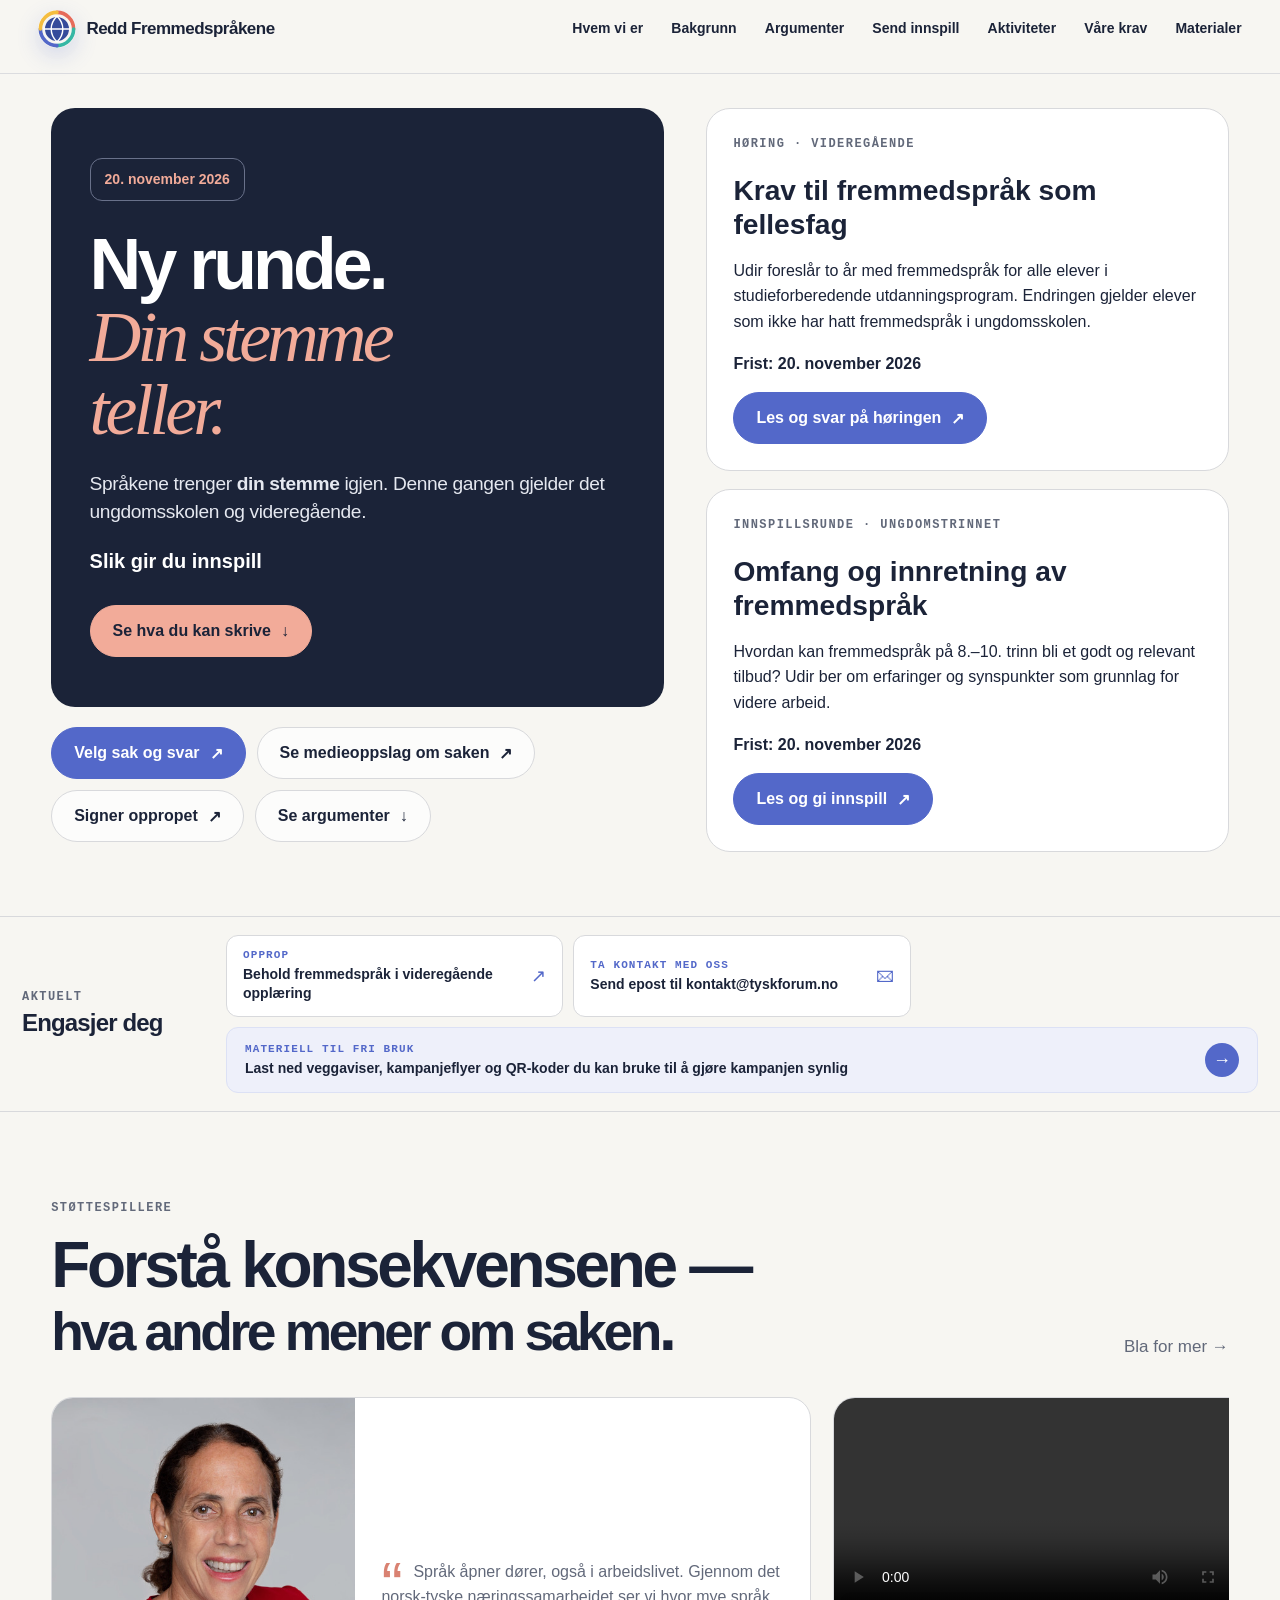
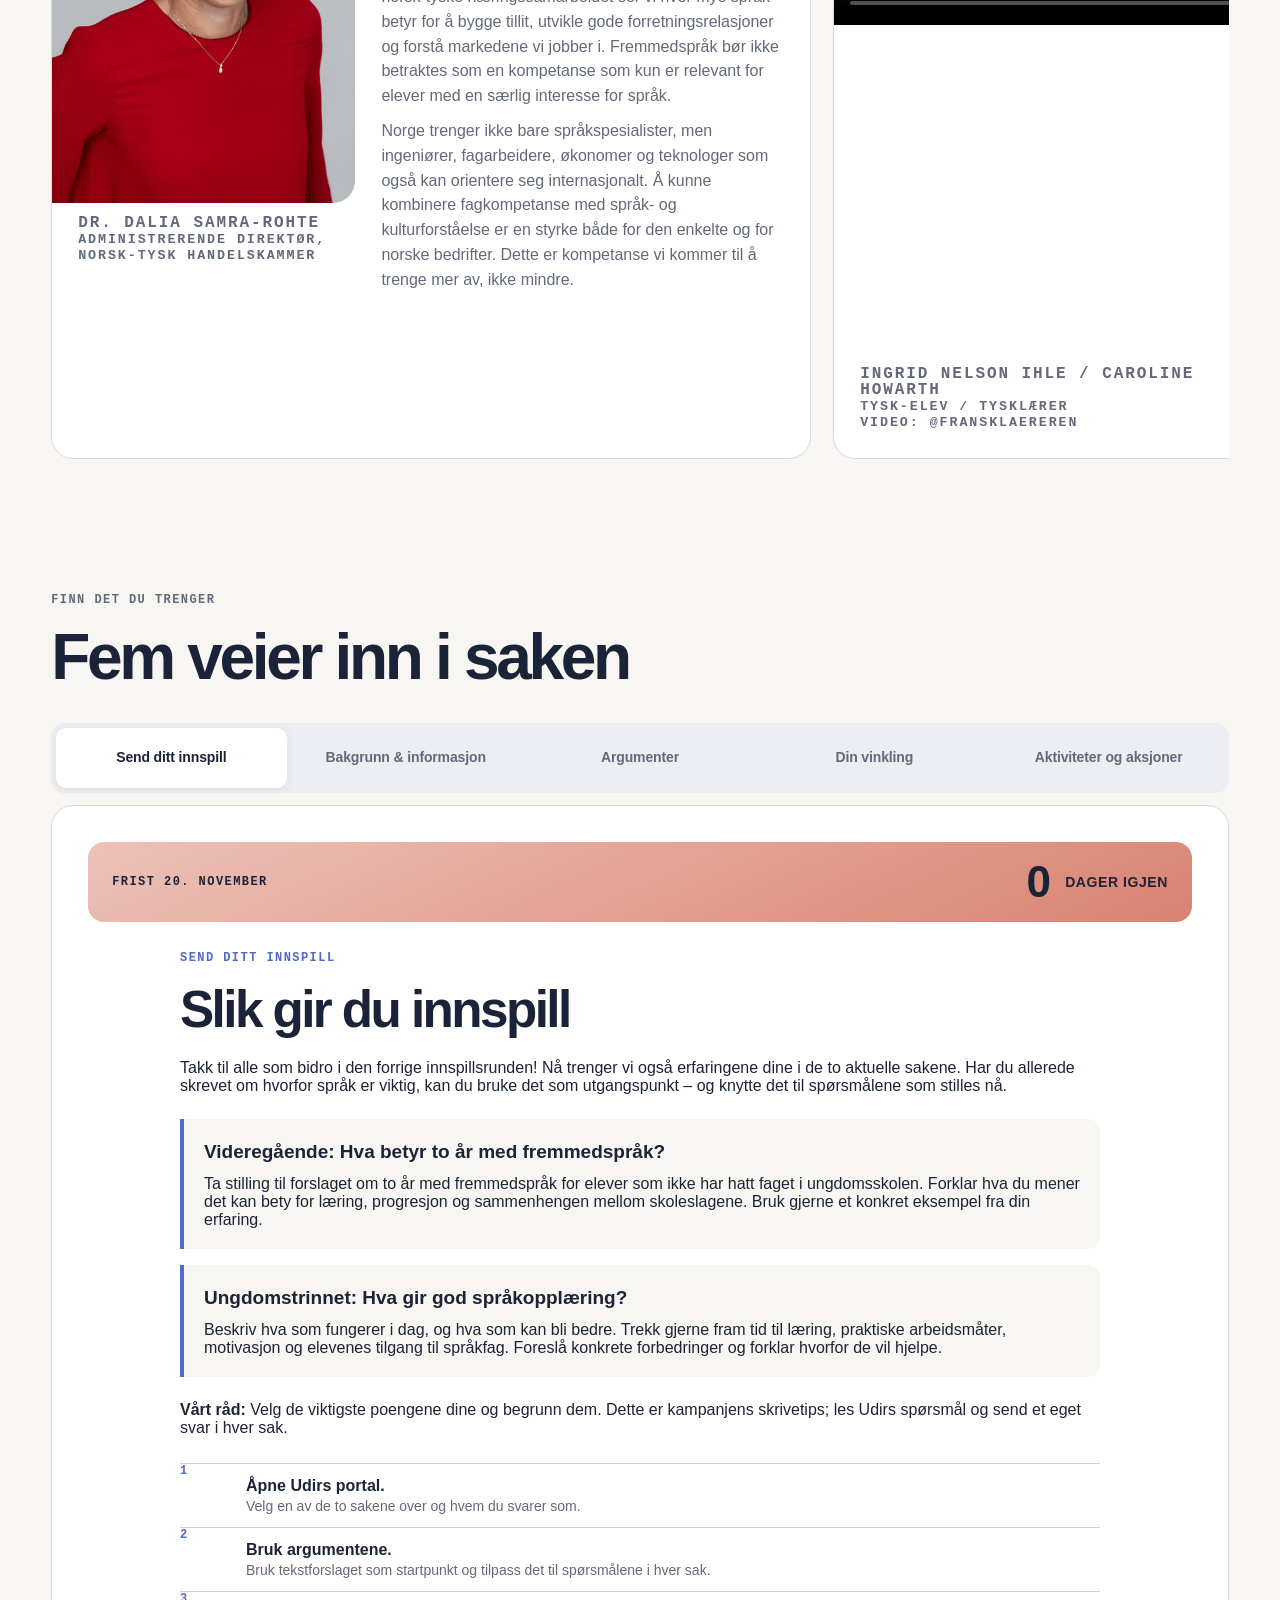
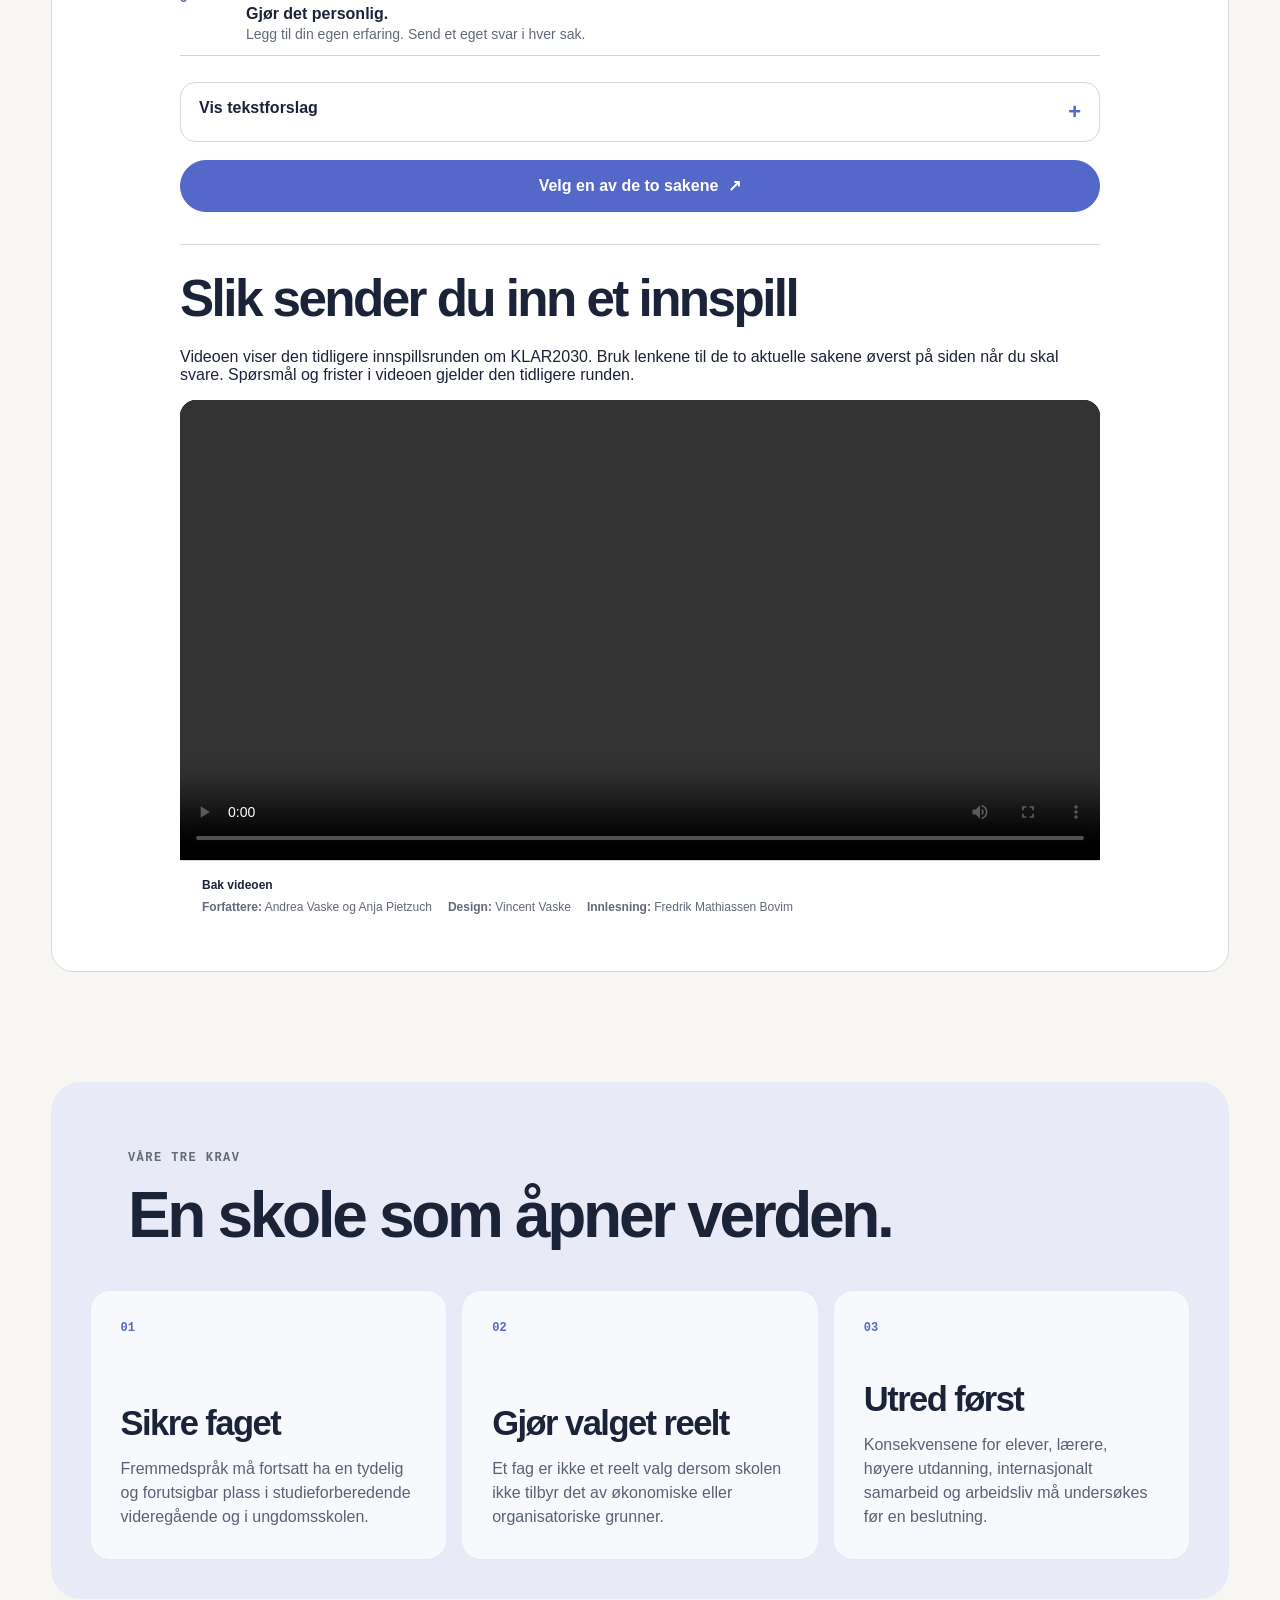
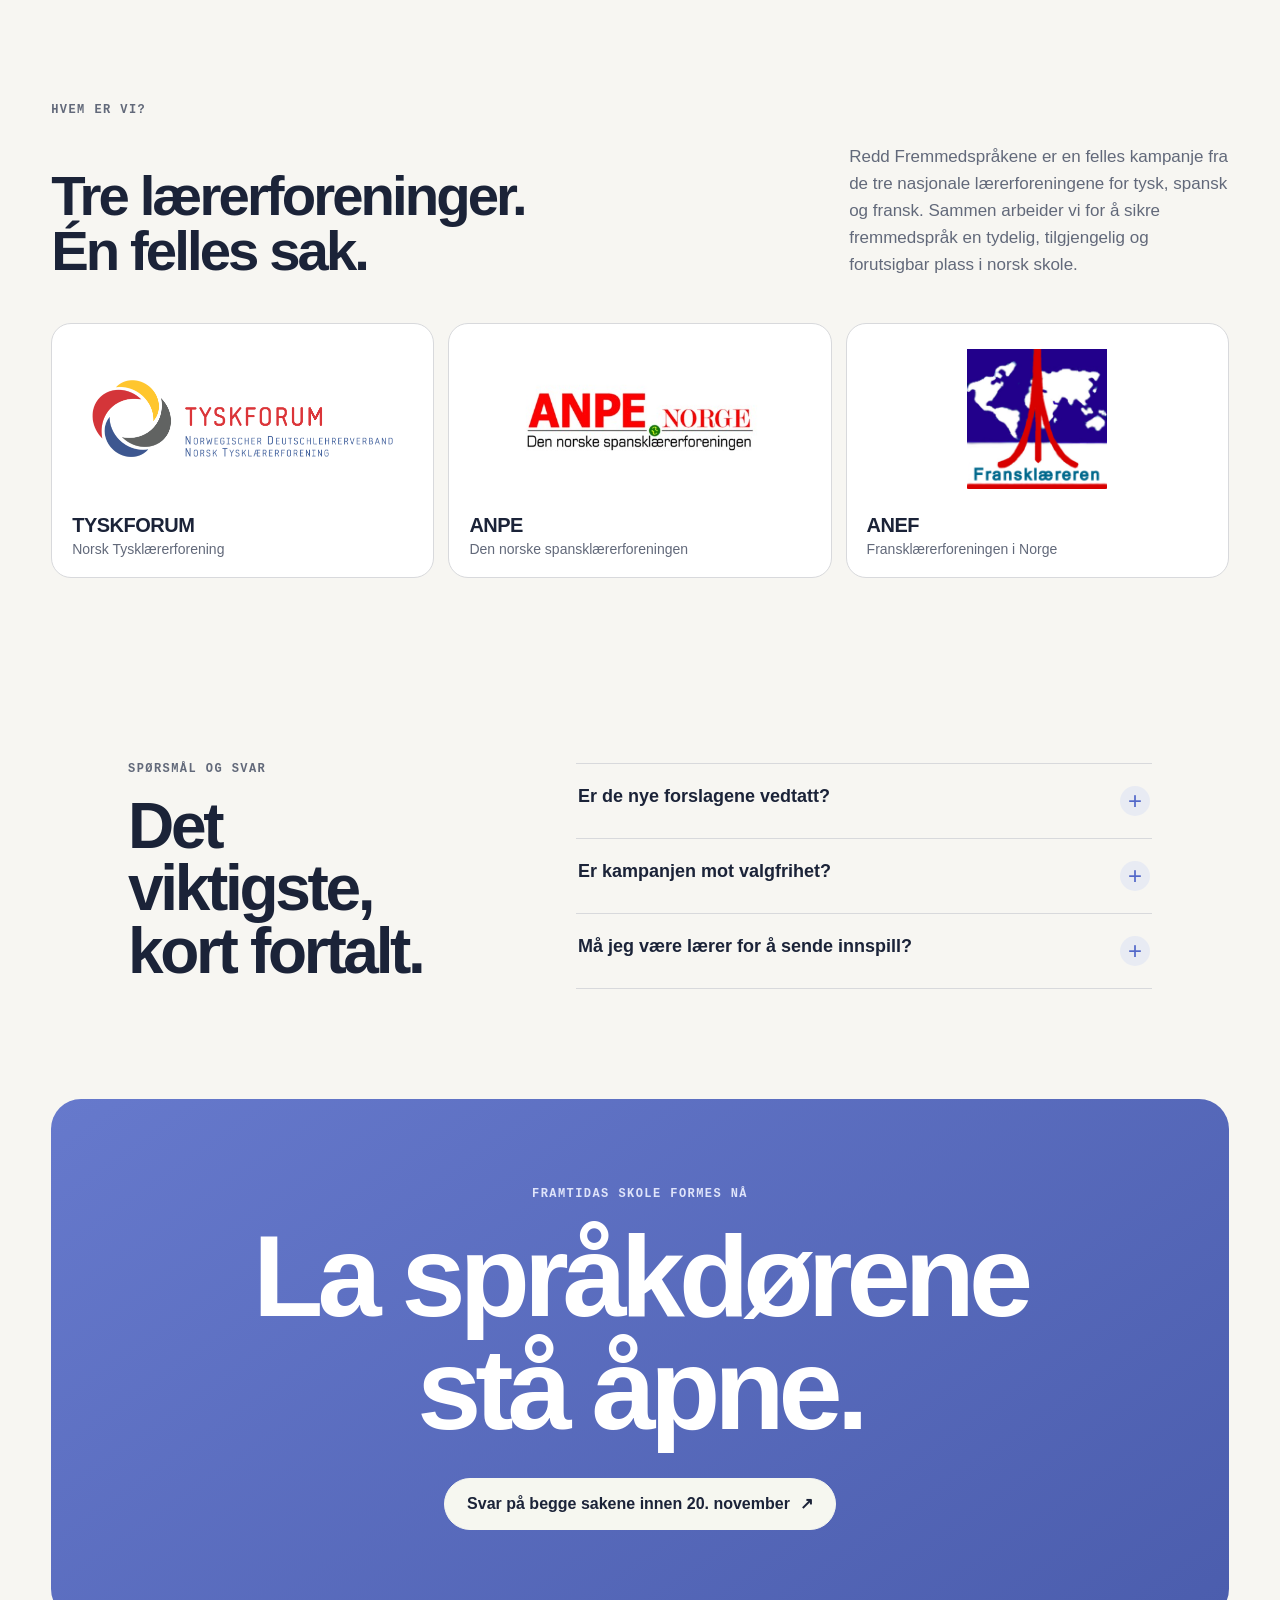
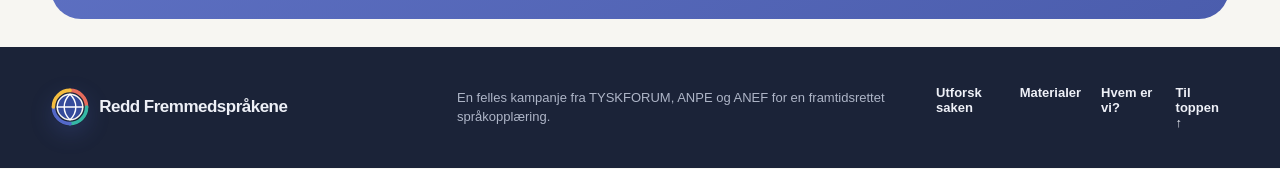
<file: index.html>
<!doctype html>
<html lang="nb">
<head>
  <meta charset="utf-8">
  <meta name="viewport" content="width=device-width, initial-scale=1">
  <meta name="description" content="Bevar fremmedspråk som et tilgjengelig og forutsigbart fag i norsk skole. Send ditt innspill før 20. november 2026.">
  <title>Redd Fremmedspråkene | Flere språk. Sterkere Norge.</title>
  <link rel="icon" href="assets/favicon.svg" type="image/svg+xml">
  <link rel="stylesheet" href="styles.css">
  <script src="script.js" defer></script>
</head>
<body>
<a class="skip-link" href="#main-content">Hopp til hovedinnhold</a>

<header class="site-header">
  <a class="brand" href="#top" aria-label="Redd Fremmedspråkene - til toppen"><span class="brand-mark" aria-hidden="true"><img src="assets/favicon.svg" alt=""></span><span>Redd Fremmedspråkene</span></a>
  <nav id="main-menu" aria-label="Hovedmeny">
    <a href="#om-oss">Hvem vi er</a>
    <a href="#panel-bakgrunn" data-tab-target="bakgrunn">Bakgrunn</a>
    <a href="#panel-argumenter" data-tab-target="argumenter">Argumenter</a>
    <a href="#panel-innspill" data-tab-target="innspill">Send innspill</a>
    <a href="#panel-aktiviteter" data-tab-target="aktiviteter">Aktiviteter</a>
    <a href="#krav">Våre krav</a>
    <a href="materialer.html">Materialer</a>
  </nav>
</header>

<main id="main-content">
  <section class="hero" id="top">
    <div class="hero-copy">
      <p class="campaign-deadline"><strong>20. november 2026 </strong></p>
      <h1>Ny runde.<br><em>Din stemme<br>teller.</em></h1>
      <p class="lead">
        Språkene trenger <strong>din stemme</strong> igjen.
        Denne gangen gjelder det ungdomsskolen og videregående.
      </p>
      <p class="campaign-prompt">Slik gir du innspill</p>
      </br>
      <a class="button campaign-tip-button" href="#panel-innspill" data-tab-target="innspill">Se hva du kan skrive <span aria-hidden="true">↓</span></a>
    </div>
    <div class="consultation-cards" id="horinger" aria-label="De to aktuelle sakene">
      <article class="consultation-card"><p class="section-label">Høring · Videregående</p><h2>Krav til fremmedspråk som fellesfag</h2><p>Udir foreslår to år med fremmedspråk for alle elever i studieforberedende utdanningsprogram. Endringen gjelder elever som ikke har hatt fremmedspråk i ungdomsskolen.</p><p><strong>Frist: 20. november 2026</strong></p><a class="button button-primary" href="https://www.udir.no/om-udir/hoyringar/#/3965" target="_blank" rel="noreferrer">Les og svar på høringen <span aria-hidden="true">↗</span></a></article>
      <article class="consultation-card"><p class="section-label">Innspillsrunde · Ungdomstrinnet</p><h2>Omfang og innretning av fremmedspråk</h2><p>Hvordan kan fremmedspråk på 8.–10. trinn bli et godt og relevant tilbud? Udir ber om erfaringer og synspunkter som grunnlag for videre arbeid.</p><p><strong>Frist: 20. november 2026</strong></p><a class="button button-primary" href="https://www.udir.no/om-udir/hoyringar/#/3958" target="_blank" rel="noreferrer">Les og gi innspill <span aria-hidden="true">↗</span></a></article>
    </div>
    <div class="hero-actions">
      <a class="button button-primary" href="#horinger">Velg sak og svar <span aria-hidden="true">↗</span></a>
      <a class="button button-secondary" href="https://www.hiof.no/fss/om/aktuelt/aktuelle-saker/fs-valgfag-2026.html#medieoppslag" target="_blank" rel="noreferrer">Se medieoppslag om saken<span aria-hidden="true">↗</span></a>
      <a class="button button-secondary" href="https://www.opprop.net/behold_fremmedsprak_i_videregaende_opplaring" target="_blank" rel="noreferrer">Signer oppropet <span aria-hidden="true">↗</span></a>
              <a class="button button-secondary" href="#panel-argumenter" data-tab-target="argumenter">Se argumenter <span aria-hidden="true">↓</span></a>
    </div>
  </section>

  <section class="action-strip" aria-labelledby="action-title">
    <div class="action-strip-heading"><p class="section-label">Aktuelt</p><h2 id="action-title">Engasjer deg</h2></div>
    <div class="action-links">
      <a class="action-link petition-link" href="https://www.opprop.net/behold_fremmedsprak_i_videregaende_opplaring?utm_source=copy_link" target="_blank" rel="noreferrer">
        <span>Opprop</span>
        <strong>Behold fremmedspråk i videregående opplæring</strong>
        <i aria-hidden="true">↗</i>
      </a>
      <a class="action-link petition-link" href="mailto:kontakt@tyskforum.no">
        <span>Ta kontakt med oss</span>
        <strong>Send epost til kontakt@tyskforum.no</strong>
        <i aria-hidden="true">🖂</i>
      </a>
      <a class="action-link action-link-materials" href="materialer.html">
        <span>Materiell til fri bruk</span>
        <strong>Last ned veggaviser, kampanjeflyer og QR-koder du kan bruke til å gjøre kampanjen synlig</strong>
        <i aria-hidden="true">→</i>
      </a>
    </div>
  </section>

  <section class="media-showcase" id="stottespillere" aria-labelledby="stottespillere-title">
    <div class="section-heading media-heading">
      <div>
        <p class="section-label">Støttespillere</p>
        <h2 id="stottespillere-title">
          Forstå konsekvensene — <br /><small>hva andre mener om saken</small>.
        </h2>
      </div>
      <p>Bla for mer →</p>
    </div>
    <div class="media-carousel">

      <article class="media-secondary media-quote photo-small">
        <img class="media-photo" src="assets/Dalia-Samra-Rohte.jpg">
        <div class="media-attribution section-label">
          Dr. Dalia Samra-Rohte<br />
          <small>administrerende direktør, Norsk-Tysk handelskammer</small>
        </div>
        <div class="media-body">
          <p class="quote">
            Språk åpner dører, også i arbeidslivet. Gjennom det norsk-tyske næringssamarbeidet ser vi hvor mye språk betyr for å bygge tillit, utvikle gode forretningsrelasjoner og forstå markedene vi jobber i. Fremmedspråk bør ikke betraktes som en kompetanse som kun er relevant for elever med en særlig interesse for språk.
          </p>
          <p>
            Norge trenger ikke bare språkspesialister, men ingeniører, fagarbeidere, økonomer og teknologer som også kan orientere seg internasjonalt. Å kunne kombinere fagkompetanse med språk- og kulturforståelse er en styrke både for den enkelte og for norske bedrifter. Dette er kompetanse vi kommer til å trenge mer av, ikke mindre.
          </p>
        </div>
      </article>

      <article class="media-secondary media-video">
        <video controls preload="metadata" playsinline aria-label="Ingrid Nelson Ihle">
          <source src="assets/Ingrid-Nelson-Ihle.mp4" type="video/mp4">
          Nettleseren din støtter ikke videoavspilling, <a href="assets/Ingrid-Nelson-Ihle.mp4">last ned videoen</a>.
        </video>
        <div class="media-attribution section-label">
          Ingrid Nelson Ihle / Caroline Howarth<br />
          <small>Tysk-elev / Tysklærer</small><br />
          <small>Video: <a href="https://www.tiktok.com/@fransklaereren" target="_blank">@fransklaereren</a></small>
        </div>
        <div class="media-body">
          <p>
            Ingrid gikk fra å være en 8.-klassing som trodde at fremmedspråk var et fag hun bare måtte få overstått til en 17-åring som elsker språket, leser Kafka og Goethe og ser verdien i å lære seg språk, selv om man vil studere realfag.
          </p>
          <p>
	  Les <a href="ingrid.html">hva hun selv skriver (tysk)</a> om hvor mye hun har lært seg og hvorfor hun mener at det å gjøre Fremmedspråk til et valgfag ville vært en stor feil.
          </p>
        </div>
      </article>

      <article class="media-secondary media-quote photo-cover">
        <img class="media-photo" src="assets/Peter-Schwarz.jpg">
        <div class="media-attribution section-label">
          Peter Schwarz<br />
          <small>kommunikasjonsdirektør, Harbour Energy; Tysk honorærkonsul</small>
        </div>
        <div class="media-body">
          <p class="quote">
            Tysk har gitt meg muligheter jeg kanskje ikke ellers ville hatt.  Men språk handler om mer enn jobb og karriere. Det gir innsikt i kultur, historie og samfunn. Språk åpner dører og gjør oss bedre i stand til å forstå hverandre, bygge tillit og samarbeide på tvers av landegrenser.
          </p>
          <p>
            I en urolig verden, der internasjonalt samarbeid og demokratiske verdier er viktigere enn på lenge, må fremmedspråk fortsatt ha en sterk plass i norsk skole.
          </p>
        </div>
      </article>

      <article class="media-secondary media-quote photo-small">
        <img class="media-photo" src="assets/Michael-Lehfeldt_small.jpg">
        <div class="media-attribution section-label">
          Michael Lehfeldt<br />
          <small>Seniorrådgiver i Yara International</small>
        </div>
        <div class="media-body">
          <p class="quote">
            Det er dokumentert at fremmedspråklighet (minst 2 fremmedspråk) bidrar til at flere tar høyere utdannelse.
          </p>
          <p class="quote">
            Det er viktig for næringslivet at man ikke bare behersker Engelsk.
            Eksempel: Tyske kunder foretrekker tyskspråklige partnere.
          </p>
          <p class="quote">
            Norge må spille en mye større rolle når Europa jobber tettere sammen (spesielt i disse tider!!).
            Da trenger man flere Nordmenn som er fremmedspråklige og ikke færre!
          </p>
        </div>
      </article>

      <article class="media-secondary media-quote photo-cover">
        <img class="media-photo" src="assets/Guri-Norstrom.jpg">
        <div class="media-attribution section-label">
          Guri Norstrøm<br />
          <small>Journalist (Fotokred: NRK)</small>
        </div>
        <div class="media-body">
          <p class="quote">
            Å kunne snakke med folk på deres eget språk, har vært helt avgjørende for meg både i min tidligere jobb som Europakorrespondent, og i min nåværende jobb som utenriksreporter for NRK. Det åpner dører, gjør at man kommer tettere på og ikke minst er det viktig for å forstå kulturen og samfunnet man skal rapportere om.
          </p>
          <p>
            Kan man språket, forstår man også lettere det som blir sagt mellom linjene. For meg handler det om å dekode verden, og jeg syns det er helt vilt å tenke på at jeg gjennom å ha kunnskaper i engelsk, tysk, spansk og russisk faktisk kan slå av en prat med nesten 2,4 milliarder mennesker. Språkkunnskaper gjør verden mindre og mer oversiktlig, noe som trengs i den kaotiske tiden vi lever i.
          </p>
          <p>
            Å kunne språk er et konkurransefortrinn, særlig for et lite land som Norge, og veldig ofte holder det ikke å kunne kun engelsk. Mange vil nok bli overrasket over hvor dårlig det står til med engelskkunnskapene, selv i tjukkeste Vest-Europa. Da er det veldig nyttig at man kan snakke sammen også på andre språk.
          </p>
          <p>
          </p>
        </div>
      </article>

      <article class="media-secondary media-quote photo-small">
        <img class="media-photo" src="assets/Knut-Hoem_small.jpg">
        <div class="media-attribution section-label">
          Knut Hoem<br />
          <small>Litteraturkritiker, programskaper</small>
        </div>
        <div class="media-body">
          <p class="quote">
            Jeg valgte det som den gang het Språklinjen på U. Pihl videregående skole i Bergen.
            Dermed ble grunnlaget lagt for at jeg senere tok hovedfag (Master) i tysk litteratur.
            Jeg flyttet til Dresden og Berlin og lærte meg å snakke, lese og skrive språket.
          </p>
          <p class="quote">
            Betydningen dette har hatt i mitt arbeid i NRK, <strong>og</strong> i mitt eget liv utenom jobben! kan ikke undervurderes.
            Jeg har tilgang til tyskspråklig litteratur innen all verdens fagfelt.
            Jeg leser ukentlig tyske aviser som gir meg en helt annen forståelse av nyhetsbildet enn hva jeg ville fått hvis jeg kun deltok i den norske og den engelskspråklige offentligheten.
          </p>
          <p class="quote">
            Å foreslå å gjøre det andre fremmedspråket valgfritt er et svik mot alle norske skoleelever. De er avhengige av at vi har en voksenverden som gir et entydig signal om at det andre fremmedspråket ikke er noe vi kan velge bort.
          </p>
        </div>
      </article>

      <article class="media-secondary media-quote photo-cover">
        <img class="media-photo" src="assets/Astrid-Sverresdotter-Dypvik.jpg">
        <div class="media-attribution section-label">
          Astrid Sverresdotter Dypvik<br />
          <small>Journalist og forfattar</small>
        </div>
        <div class="media-body">
          <p class="quote">
            Å lære tysk har vore ein måte å opne auga på. Eg har ikkje berre lært eit språk, men har fått tilgang til eit heilt land.
          </p>
          <p>
            Det er lettare å lære språk når ein er ung, så ein kastar bort ein sjanse om ein ikkje lærer det tidleg. Det er eit stort tap for oss som kunnskapsnasjon om vi tenkjer at engelsk er nok.
          </p>
        </div>
      </article>

      <article class="media-secondary media-quote photo-cover">
        <img class="media-photo" src="assets/Sten-Inge-Jorgensen.jpg">
        <div class="media-attribution section-label">
          Sten Inge jørgensen<br />
          <small>Utenriksjournalist, bokanmelder og forfatter</small>
        </div>
        <div class="media-body">
          <p>
            <em>Hvilke dører har språkkunnskapene dine åpnet for deg personlig?</em>
          </p>
          <p class="quote">
            En hel verden av spennende og interessante innsikter, som jeg ellers ikke ville hatt adgang til. Det å virkelig forstå dagens Europa er umulig hvis du ikke kan noen av de store språkene på kontinentet.
          </p>
          <br/>
          <p>
            <em>Hva tror du vil skje hvis norske elever ikke lenger får tilgang til fremmedspråkundervisning?</em>
          </p>
          <p class="quote">
            At Norge blir et enda mer av et klassesamfunn. De mest ressurssterke familiene finner alltids måter å lære barna tysk eller fransk på — for eksempel via utveksling eller studier. Hvis fremtidens skole i enda større grad skal begrense seg til den anglo-amerikanske verden, er det skadelig for det norske samfunnet som helhet også. Vi får mindre innsikt i landene som deler samme samfunnsmodell som oss, og blir mer fremmede for våre nærmeste allierte.
          </p>
        </div>
      </article>

      <article class="media-secondary media-quote photo-cover">
        <img class="media-photo" src="assets/Kate-Hansen-Bundt.jpg">
        <div class="media-attribution section-label">
          Kate Hansen Bundt<br />
          <small>Generalsekretær, Den norske Atlanterhavskomité</small>
        </div>
        <div class="media-body">
          <p class="quote">
            Tyskkunnskapen min har åpnet dører til mennesker, kulturer og et helt yrkesliv med europeisk politikk. Språk knytter kontakter, bygger tillit og gir innsikt i andre kulturers selvforståelse og deres oppfatninger av verden rundt dem.
          </p>
          <p>
            I en tid der Norges sikkerhet, økonomi og fremtid er tett vevet sammen med Europa, har vi ikke råd til å svekke fremmedspråk utover engelsk. Språkkompetanse er også strategisk kompetanse.
          </p>
        </div>
      </article>

      <article class="media-secondary media-video">
        <video controls preload="metadata" playsinline aria-label="Christiane Hohmann">
          <source src="assets/Christiane-Hohmann.mp4" type="video/mp4">
          Nettleseren din støtter ikke videoavspilling, <a href="assets/Christiane-Hohmann.mp4">last ned videoen</a>.
        </video>
        <div class="media-attribution section-label">
          Christiane Hohmann<br />
          <small>Ambassadør, den Tyske Ambassade</small>
        </div>
        <div class="media-body">
          <br/>
          <p class="quote">
            Fremmedspråk er en viktig nøkkel for veldig mange ting.
          </p>
          <br/>
          <p class="quote">
            Jeg kunne overhodet ikke utdannet meg til profesjonen min uten fremmedspråk. Vi må kunne snakke minst to fremmedspråk…
          </p>
          <br/>
          <p class="quote">
            Men det er mye viktigere for meg [å fremheve] at det handler om å låse opp en kultur.
          </p>
          <br/>
          <p class="quote">
            Jeg forstår kulturen, jeg forstår de små finessene, som er så utrolig viktige i alle land, for å forstå hvordan et land - som vi sier - "tickt".
          </p>
        </div>
      </article>

      <article class="media-secondary">
        <div class="youtube-frame">
          <iframe src="https://www.youtube-nocookie.com/embed/m1uomazecqA" title="Podkast om de foreslåtte endringene i fremmedspråk" loading="lazy" referrerpolicy="strict-origin-when-cross-origin" allow="accelerometer; autoplay; clipboard-write; encrypted-media; gyroscope; picture-in-picture; web-share" allowfullscreen></iframe>
        </div>
        <div class="media-body">
          <p class="section-label">Podkast</p>
          <h3>Forslagene og tankene bak</h3>
          <p>En samtale om de foreslåtte endringene og hva de kan bety for fremmedspråkene.</p>
          <a class="media-link" href="https://www.youtube.com/watch?v=m1uomazecqA" target="_blank" rel="noreferrer">Se på YouTube <span aria-hidden="true">↗</span></a>
        </div>
      </article>

    </div>
  </section>

  <section class="explorer" id="utforsk" aria-labelledby="explorer-title">
    <div class="explorer-heading">
      <div><p class="section-label">Finn det du trenger</p><h2 id="explorer-title">Fem veier inn i saken</h2></div>
    </div>

    <div class="tab-list" role="tablist" aria-label="Kampanjeinnhold">
      <button id="tab-innspill" role="tab" aria-selected="true" aria-controls="panel-innspill" data-tab="innspill"><b>Send ditt innspill</b></button>
      <button id="tab-bakgrunn" role="tab" aria-selected="false" aria-controls="panel-bakgrunn" data-tab="bakgrunn" tabindex="-1"><b>Bakgrunn &amp; informasjon</b></button>
      <button id="tab-argumenter" role="tab" aria-selected="false" aria-controls="panel-argumenter" data-tab="argumenter" tabindex="-1"><b>Argumenter</b></button>
      <button id="tab-dinvinkling" role="tab" aria-selected="false" aria-controls="panel-dinvinkling" data-tab="dinvinkling" tabindex="-1"><b>Din vinkling</b></button>
      <button id="tab-aktiviteter" role="tab" aria-selected="false" aria-controls="panel-aktiviteter" data-tab="aktiviteter" tabindex="-1"><b>Aktiviteter og aksjoner</b></button>
    </div>

    <div class="tab-panels">
      <section class="tab-panel" id="panel-innspill" role="tabpanel" aria-labelledby="tab-innspill" data-panel="innspill">
        <div class="countdown-card"><p class="section-label">Frist 20. november</p><strong id="countdown">-</strong><span>dager igjen</span></div>
        <div class="panel-copy">
          <p class="section-label">Send ditt innspill</p><h3>Slik gir du innspill</h3>
          <p>Takk til alle som bidro i den forrige innspillsrunden! Nå trenger vi også erfaringene dine i de to aktuelle sakene. Har du allerede skrevet om hvorfor språk er viktig, kan du bruke det som utgangspunkt – og knytte det til spørsmålene som stilles nå.</p>
          <div class="response-tips" aria-label="Tips til de to sakene">
            <article><h4>Videregående: Hva betyr to år med fremmedspråk?</h4><p>Ta stilling til forslaget om to år med fremmedspråk for elever som ikke har hatt faget i ungdomsskolen. Forklar hva du mener det kan bety for læring, progresjon og sammenhengen mellom skoleslagene. Bruk gjerne et konkret eksempel fra din erfaring.</p></article>
            <article><h4>Ungdomstrinnet: Hva gir god språkopplæring?</h4><p>Beskriv hva som fungerer i dag, og hva som kan bli bedre. Trekk gjerne fram tid til læring, praktiske arbeidsmåter, motivasjon og elevenes tilgang til språkfag. Foreslå konkrete forbedringer og forklar hvorfor de vil hjelpe.</p></article>
          </div>
          <p><strong>Vårt råd:</strong> Velg de viktigste poengene dine og begrunn dem. Dette er kampanjens skrivetips; les Udirs spørsmål og send et eget svar i hver sak.</p>
          <ol class="steps"><li><b>Åpne Udirs portal.</b><span>Velg en av de to sakene over og hvem du svarer som.</span></li><li><b>Bruk argumentene.</b><span>Bruk tekstforslaget som startpunkt og tilpass det til spørsmålene i hver sak.</span></li><li><b>Gjør det personlig.</b><span>Legg til din egen erfaring. Send et eget svar i hver sak.</span></li></ol>
          <details class="sample"><summary>Vis tekstforslag <span>+</span></summary><div class="sample-body"><p>Jeg ber Utdanningsdirektoratet sikre fremmedspråk en tydelig, tilgjengelig og forutsigbar plass i ungdomsskolen og studieforberedende videregående opplæring.</p><p>Valgfrihet er bare reell når alle elever faktisk får et tilbud, uavhengig av skolens størrelse, økonomi og geografi.</p><button class="copy-button" id="copy-sample" type="button">Kopier hele tekstforslaget</button></div></details>
          <a class="button button-primary full-button" href="#horinger">Velg en av de to sakene <span aria-hidden="true">↗</span></a>
          <section class="submission-guide" aria-labelledby="submission-guide-title">
            <h3 id="submission-guide-title">Slik sender du inn et innspill</h3>
            <p id="submission-guide-note">Videoen viser den tidligere innspillsrunden om KLAR2030. Bruk lenkene til de to aktuelle sakene øverst på siden når du skal svare. Spørsmål og frister i videoen gjelder den tidligere runden.</p>
            <video controls preload="metadata" playsinline aria-label="Videoguide til innsending av innspill" aria-describedby="submission-guide-note">
              <source src="assets/guide-innspillsrunde-klar2030.mp4" type="video/mp4">
              Nettleseren din støtter ikke videoavspilling. <a href="assets/guide-innspillsrunde-klar2030.mp4">Last ned videoguide</a>.
            </video>
            <p class="hero-tutorial-credit"><strong>Bak videoen</strong><span><b>Forfattere:</b> Andrea Vaske og Anja Pietzuch</span><span><b>Design:</b> Vincent Vaske</span><span><b>Innlesning:</b> Fredrik Mathiassen Bovim</span></p>
          </section>
        </div>
      </section>

      <section class="tab-panel" id="panel-bakgrunn" role="tabpanel" aria-labelledby="tab-bakgrunn" data-panel="bakgrunn" hidden>
        <div class="panel-intro"><p class="section-label">Bakgrunn &amp; informasjon</p><h3>To saker. Én sammenhengende språkopplæring.</h3><p>Høringen om videregående gjelder kravene til fremmedspråk som fellesfag for elever uten fremmedspråk fra ungdomsskolen. Udir foreslår at endringene trer i kraft 1. august 2027.</p><div class="notice"><b>Høring og innspillsrunde er to ulike prosesser.</b><span>Begge har svarfrist 20. november 2026.</span></div></div>
        <div class="info-column"><p>På ungdomstrinnet innhenter Udir kunnskap og synspunkter om omfanget og innretningen av fremmedspråk. Dette er ikke en formell høring om et ferdig regelverksforslag.</p><p>Udir oppfordrer skoler og lærere til å svare på begge sakene, slik at språkopplæringen i ungdomsskolen og videregående kan ses i sammenheng.</p><a class="button button-secondary" href="#horinger">Les de to sakene hos Udir ↑</a><p>Den tidligere innspillsrunden om framtidas videregående (KLAR2030) hadde frist 1. november 2026 og er avsluttet.</p></div>
      </section>

      <section class="tab-panel" id="panel-argumenter" role="tabpanel" aria-labelledby="tab-argumenter" data-panel="argumenter" hidden>
        <div class="panel-intro"><p class="section-label">Argumenter</p><h3>Engelsk er ikke nok.<br><em>KI er ikke forståelse.</em></h3><p>Språkkompetanse handler om mer enn å oversette ord. Det handler om tillit, perspektiv og evnen til å samarbeide.</p></div>
        <div><div class="reason-grid"><article><b>01</b><h4>Beredskap</h4><p>Norge trenger mennesker som kan forstå og samarbeide med Europa og resten av verden.</p></article><article><b>02</b><h4>Arbeidsliv</h4><p>Handel, diplomati, reiseliv og forskning bygger på språkkompetanse og tillit.</p></article><article><b>03</b><h4>Demokrati</h4><p>Språk gir tilgang til andre perspektiver, kilder og samfunn.</p></article><article><b>04</b><h4>Lik tilgang</h4><p>Postnummeret skal ikke avgjøre hvilke språk en elev får lære.</p></article></div></div>

        <div class="argument-library" id="argumentbank">
          <p class="section-label">Argumentbank</p>
          <details class="argument-drawer">
            <summary><span>Hvorfor fremmedspråk angår alle</span><small>9 argumenter</small></summary>
            <div class="argument-body">
              <ol class="argument-list">
                <li><h4>Et praktisk og relevant fag</h4><p>Fremmedspråkundervisning er ikke bare et fag for spesielt interesserte; det kan berike alle elevers liv. Den praktiske tilnærmingen har vært en del av læreplanen og undervisningsmetodene i 20 år. Hvis noen elever ikke oppfatter faget som praktisk og relevant, bør ikke selve faget svekkes, men snarere bør lærerne styrkes gjennom faglig utvikling.</p></li>
                <li><h4>Språkbevissthet og livslang læring</h4><p>Fremmedspråkopplæring utvikler språkbevissthet, noe som også har en positiv innvirkning på prestasjonen i norsk og engelsk. Læringsstrategier som elever tilegner seg i fremmedspråkopplæring kan brukes gjennom hele livet for å lære andre språk.</p></li>
                <li><h4>Internasjonal forståelse og samarbeid</h4><p>Kompetanse i fremmedspråk er viktig for internasjonal forståelse og samarbeid. Norge er et lite, men betydningsfullt land i en stadig mer global og urolig verden. Høyere utdanning, forskning, næringsliv, diplomati og kulturutveksling er avhengige av mennesker som behersker flere språk enn norsk og engelsk.</p></li>
                <li><h4>Dannelse og demokrati</h4><p>Språk gir innsikt i samfunn, historie og kultur. Fremmedspråk er derfor et fag som bidrar til dannelse, demokratisk forståelse og interkulturell kompetanse, og dermed til dypere innsikt i politiske og sosiale prosesser globalt og i eget land. Faget styrker Norges evne til å forstå verden rundt oss.</p></li>
                <li><h4>Forberedelse til en global virkelighet</h4><p>Videregående opplæring må forberede morgendagens studenter og arbeidstakere på en global virkelighet. Kunnskapen, erfaringen og kompetansen som tilegnes ved språkutdanning er viktige for å løse dagens og fremtidens utfordringer. Det støtter opp under bredere politiske mål innen utdannings-, utenriks- og næringslivspolitikk.</p></li>
                <li><h4>Jobbmuligheter og lik tilgang</h4><p>Fremmedspråkferdigheter kan være avgjørende for fremtidige jobbmuligheter. Alle elever bør ha disse mulighetene. Ulikhet oppstår når fremmedspråk kun tilbys på skoler i Oslo, Trondheim og Bergen, fordi små skoler i distriktene ikke lenger har råd til faget når gruppene blir for små. Da kan heller ikke de som ønsker å lære språk gjøre det. Det er ikke et reelt valg.</p></li>
                <li><h4>Forberedelse til høyere utdanning</h4><p>Fremmedspråk er en viktig del av forberedelsen til høyere utdanning. Det bygger samfunnsborgere som er trent i læringsstrategier, logikk, disiplin, utholdenhet og kritisk og systematisk tenkning i en tid der dette stadig utfordres.</p></li>
                <li><h4>Muligheten til å studere ute</h4><p>Fremmedspråklig kompetanse er dessuten en viktig forutsetning for at flere skal kunne studere i utlandet. Mange attraktive og rimeligere studier i utlandet krever dokumenterte språkkunnskaper.</p></li>
                <li><h4>Mer språk styrker Norge</h4><p>Vi mener at løsningen er mer språk i videregående opplæring.</p><p>Norske myndigheter må sikre at fremmedspråklig kompetanse i større grad anerkjennes som en viktig del av studentmobilitet, internasjonalt samarbeid og norsk konkurransekraft.</p></li>
              </ol>
            </div>
          </details>

          <details class="argument-drawer">
            <summary><span>Tidligere sak: KLAR2030 (avsluttet innspillsrunde)</span><small>6 argumenter</small></summary>
            <div class="argument-body">
              <ol class="argument-list">
                <li><h4>Likhetstanke</h4><p>Alle elever bør ha mulighet til å lære et fremmedspråk. Ulikhet oppstår når faget kun tilbys på skoler i Oslo, Trondheim og Bergen, fordi små skoler i distriktene ikke lenger har råd til å tilby faget når gruppene blir for små. Da kan heller ikke de som ønsker å lære språk gjøre det. Det er ikke et reelt valg.</p></li>
                <li><h4>Urettferdig konkurranse</h4><p>Elever i studieforberedende opplæring streber etter best mulig karaktergjennomsnitt. Fag der gode karakterer eller bonuspoeng er lett oppnåelige prioriteres. Valgfag som ville være viktige på lang sikt, men som virker arbeidskrevende og vanskelige på kort sikt, har alltid en konkurransemessig ulempe. Valgfag som sjelden velges, forsvinner fra skolene.</p></li>
                <li><h4>Fremmedspråk som del av «Kommunikasjon, media og språk»</h4><p>Det er høyst sannsynlig at denne «studieretningen» vil bli oppfattet i skolene som en fortsettelse av «Media og kommunikasjon». Følgelig vil det bli tilbudt av videregående skoler som allerede har nødvendige lærere og infrastruktur. Skoler som ikke tilbyr «Media og kommunikasjon» i dag, vil ikke lenger tilby fremmedspråk i fremtiden, ikke engang for andre elever som kan velge det på tvers av studieretninger.</p></li>
                <li><h4>Valgmuligheter «på tvers»</h4><p>UDIR argumenterer for at elever skal kunne velge fremmedspråk på tvers av ulike studieretninger. I praksis vil dette kreve at 1. fremmedspråk i det hele tatt tilbys, 2. nok studenter velger et spesifikt fremmedspråk, og 3. det passer innenfor timeplanen. Teoretisk sett er det i dag allerede mulig å velge fag på tvers av ulike studieprogrammer. På videregående skoler er imidlertid dette ofte ikke gjennomførbart av organisatoriske årsaker.</p></li>
                <li><h4>Utilstrekkelig datagrunnlag</h4><p>UDIR skriver i utkastet sitt: «Kunnskapsgrunnlaget vårt peikar ikkje på at framandspråk bør vere felles for alle eller felles for alle som ynskjer studiekompetanse (inkludert påbygging til generell studiekompetanse).» Det eksakte datagrunnlaget for denne antagelsen er fortsatt uklart. NIFU-rapport (2026:6) «Ulike veier, samme utfall?» indikerer bare at fremmedspråk (og matematikk) kan være utfordrende fag for svært svake elever. Statistikk fra SSB viser imidlertid at de fleste elevene oppnår gjennomsnittlige til gode resultater i fremmedspråk (<a href="https://www.udir.no/tall-og-forskning/statistikk/statistikk-videregaende-skole/karakterer-vgs/" target="_blank" rel="noreferrer">https://www.udir.no/tall-og-forskning/statistikk/statistikk-videregaende-skole/karakterer-vgs/</a>).</p></li>
                <li><h4>Manglende konsekvensutredning</h4><p>Folk som jobber i skolen vet hva som skjer med fag som anses som arbeidsintensive når de gjøres om til valgfag. Vi savner en konsekvensutredning av en slik endring for fremmedspråkferdigheter i Norge, for tilgjengeligheten av fremmedspråk i skoler og høyere utdanning, og for like muligheter for norske elever og studenter på mellomlang og lang sikt.</p></li>
              </ol>
            </div>
          </details>
        </div>
      </section>

      <section class="tab-panel" id="panel-dinvinkling" role="tabpanel" aria-labelledby="tab-dinvinkling" data-panel="dinvinkling" hidden>
        <div class="panel-intro"><p class="section-label">Din vinkling</p><h3>Ulike stemmer. Samme mål.</h3><p>Et sterkt innspill starter med din egen erfaring. Velg perspektivet som passer deg, og fortell hvorfor språk betyr noe.</p></div>
        <div class="voice-grid"><article><span>Elev</span><p>Fortell hva du lærer av språk, og hvilke muligheter du vil miste dersom skolen ikke tilbyr faget.</p></article><article><span>Lærer</span><p>Beskriv hva som skjer med fagmiljø, progresjon og elevtilbud når språkgruppene blir små.</p></article><article><span>Forelder</span><p>Skriv hvorfor barn og unge bør få like språkmuligheter, uavhengig av bosted.</p></article><article><span>Arbeidsliv</span><p>Forklar hvilken språk- og kulturkompetanse virksomheten din trenger.</p></article></div>
      </section>

      <section class="tab-panel" id="panel-aktiviteter" role="tabpanel" aria-labelledby="tab-aktiviteter" data-panel="aktiviteter" hidden>
        <div class="panel-intro">
          <p class="section-label">Aktiviteter og aksjoner</p>
          <h3>Gjør saken synlig der du er.</h3>
          <p>Mange små handlinger over hele landet kan løfte språkdebatten ut av fagrommet og inn i samfunnet.</p>
        </div>
        <div class="activity-grid">
          <a class="card" href="https://www.hiof.no/fss/om/aktuelt/arrangementer/" target="_blank" rel="noreferrer">
            <span>01</span>
            <div>
              <h4>Delta på et åpent møte</h4>
              <p>Finn datoer og arrangementer hos Fremmedspråksenteret.</p>
            </div>
            <i aria-hidden="true">↗</i>
          </a>
          <a class="card petition-link" href="https://www.opprop.net/behold_fremmedsprak_i_videregaende_opplaring?utm_source=copy_link" target="_blank" rel="noreferrer">
            <span>02</span>
            <div>
              <h4>Signer oppropet</h4>
              <p>Støtt kravet om å beholde fremmedspråk i videregående opplæring.</p>
            </div>
            <i aria-hidden="true">↗</i>
          </a>
          <article class="card">
            <span>03</span>
            <div>
              <h4>Skap en språkarena</h4>
              <p>Arranger språkkafé, quiz, elevintervjuer eller en temadag på skolen.</p>
            </div>
          </article>
          <article class="card">
            <span>04</span>
            <div>
              <h4>Inviter til samtale</h4>
              <p>Be lokale politikere, bedrifter og tidligere elever fortelle hvilke språk Norge trenger.</p>
            </div>
          </article>
          <article class="card">
            <span>06</span>
            <div>
              <h4>Spre ordet</h4>
              <p>Hjelp oss ved å distribuere denne.</p>
              <div class="linkset">
                <a href="ressurser/kampanjeflyer.pdf" target="_blank">Flyer</a>
              </div>
            </div>
          </article>
          <div class="card qr-card">
            <img src="assets/qr-kampanjeside.png" alt="QR-kode til kampanjesiden" width="1000" height="1000">
            <div>
              <p class="section-label">Til flyers og plakater</p>
              <h4>Del kampanjesiden</h4>
              <p>QR-koden peker til den nåværende offentlige kampanjesiden.</p>
              <div class="linkset">
                <a href="assets/qr-kampanjeside.png" download="qr-kode-sprak-er-framtid.png">PNG</a>
                <a href="assets/qr-kampanjeside.svg" download="qr-kode-sprak-er-framtid.svg">SVG for trykk</a>
              </div>
            </div>
          </div>
        </div>
      </section>
    </div>
  </section>

  <section class="demands" id="krav">
    <div class="section-heading"><div><p class="section-label">Våre tre krav</p><h2>En skole som åpner verden.</h2></div></div>
    <div class="demand-grid"><article><span>01</span><h3>Sikre faget</h3><p>Fremmedspråk må fortsatt ha en tydelig og forutsigbar plass i studieforberedende videregående og i ungdomsskolen.</p></article><article><span>02</span><h3>Gjør valget reelt</h3><p>Et fag er ikke et reelt valg dersom skolen ikke tilbyr det av økonomiske eller organisatoriske grunner.</p></article><article><span>03</span><h3>Utred først</h3><p>Konsekvensene for elever, lærere, høyere utdanning, internasjonalt samarbeid og arbeidsliv må undersøkes før en beslutning.</p></article></div>
  </section>

  <section class="about" id="om-oss">
    <div class="about-heading"><p class="section-label">Hvem er vi?</p><h2><span class="about-title-line">Tre lærerforeninger.</span><br>Én felles sak.</h2><p>Redd Fremmedspråkene er en felles kampanje fra de tre nasjonale lærerforeningene for tysk, spansk og fransk. Sammen arbeider vi for å sikre fremmedspråk en tydelig, tilgjengelig og forutsigbar plass i norsk skole.</p></div>
    <div class="association-grid" aria-label="Foreningene bak kampanjen">
      <a class="card" href="https://tyskforum.no" target="_blank">
        <div class="logo-frame logo-wide">
          <img src="assets/tyskforum-logo.png" alt="Tyskforum – Norsk Tysklærerforening" width="2400" height="619">
        </div>
        <h3>TYSKFORUM</h3>
        <p>Norsk Tysklærerforening</p>
      </a>
      <a class="card" href="https://anpe.no" target="_blank">
        <div class="logo-frame logo-wide">
          <img src="assets/anpe-logo.jpg" alt="ANPE Norge – Den norske spansklærerforeningen" width="395" height="140">
        </div>
        <h3>ANPE</h3>
        <p>Den norske spansklærerforeningen</p>
      </a>
      <a class="card" href="https://fransklaereren.no" target="_blank">
        <div class="logo-frame logo-square">
          <img src="assets/anef-logo.png" alt="ANEF – Fransklærerforeningen i Norge" width="300" height="300">
        </div>
        <h3>ANEF</h3>
        <p>Fransklærerforeningen i Norge</p>
      </a>
    </div>
  </section>

  <section class="faq">
    <div><p class="section-label">Spørsmål og svar</p><h2>Det viktigste, kort fortalt.</h2></div>
    <div class="faq-list"><details><summary>Er de nye forslagene vedtatt?<span>+</span></summary><p>Nei. Høringen om videregående gjelder foreslåtte endringer. Innspillsrunden om ungdomstrinnet skal gi kunnskap og synspunkter til videre arbeid.</p></details><details><summary>Er kampanjen mot valgfrihet?<span>+</span></summary><p>Nei. Vi ønsker reell valgfrihet. Dersom skoler ikke oppretter språkfag, finnes ikke valget i praksis.</p></details><details><summary>Må jeg være lærer for å sende innspill?<span>+</span></summary><p>Nei. Elever, foreldre, studenter, lærere, forskere, organisasjoner og virksomheter kan alle bidra.</p></details></div>
  </section>

  <section class="final-cta"><p class="section-label">Framtidas skole formes nå</p><h2>La språkdørene<br>stå åpne.</h2><a class="button final-button" href="#horinger">Svar på begge sakene innen 20. november <span aria-hidden="true">↗</span></a></section>
</main>

<footer><a class="brand" href="#top"><span class="brand-mark" aria-hidden="true"><img src="assets/favicon.svg" alt=""></span><span>Redd Fremmedspråkene</span></a><p>En felles kampanje fra TYSKFORUM, ANPE og ANEF for en framtidsrettet språkopplæring.</p><div><a href="#utforsk">Utforsk saken</a><a href="materialer.html">Materialer</a><a href="#om-oss">Hvem er vi?</a><a href="#top">Til toppen ↑</a></div></footer>

<template id="sample-text">Jeg ber Utdanningsdirektoratet sikre fremmedspråk en tydelig, tilgjengelig og forutsigbar plass i ungdomsskolen og studieforberedende videregående opplæring.

Valgfrihet er bare reell når alle elever faktisk får et tilbud, uavhengig av skolens størrelse, økonomi og geografi. Språkopplæringen på ungdomstrinnet og i videregående må ses i sammenheng, med god progresjon og et tilgjengelig tilbud.

Før endringer vedtas, må konsekvensene for elever, lærere, høyere utdanning, internasjonalt samarbeid og arbeidsliv utredes grundig.

Min erfaring er: [legg til 2-3 setninger om hvorfor språk betyr noe for deg].</template>
</body>
</html>
</file>
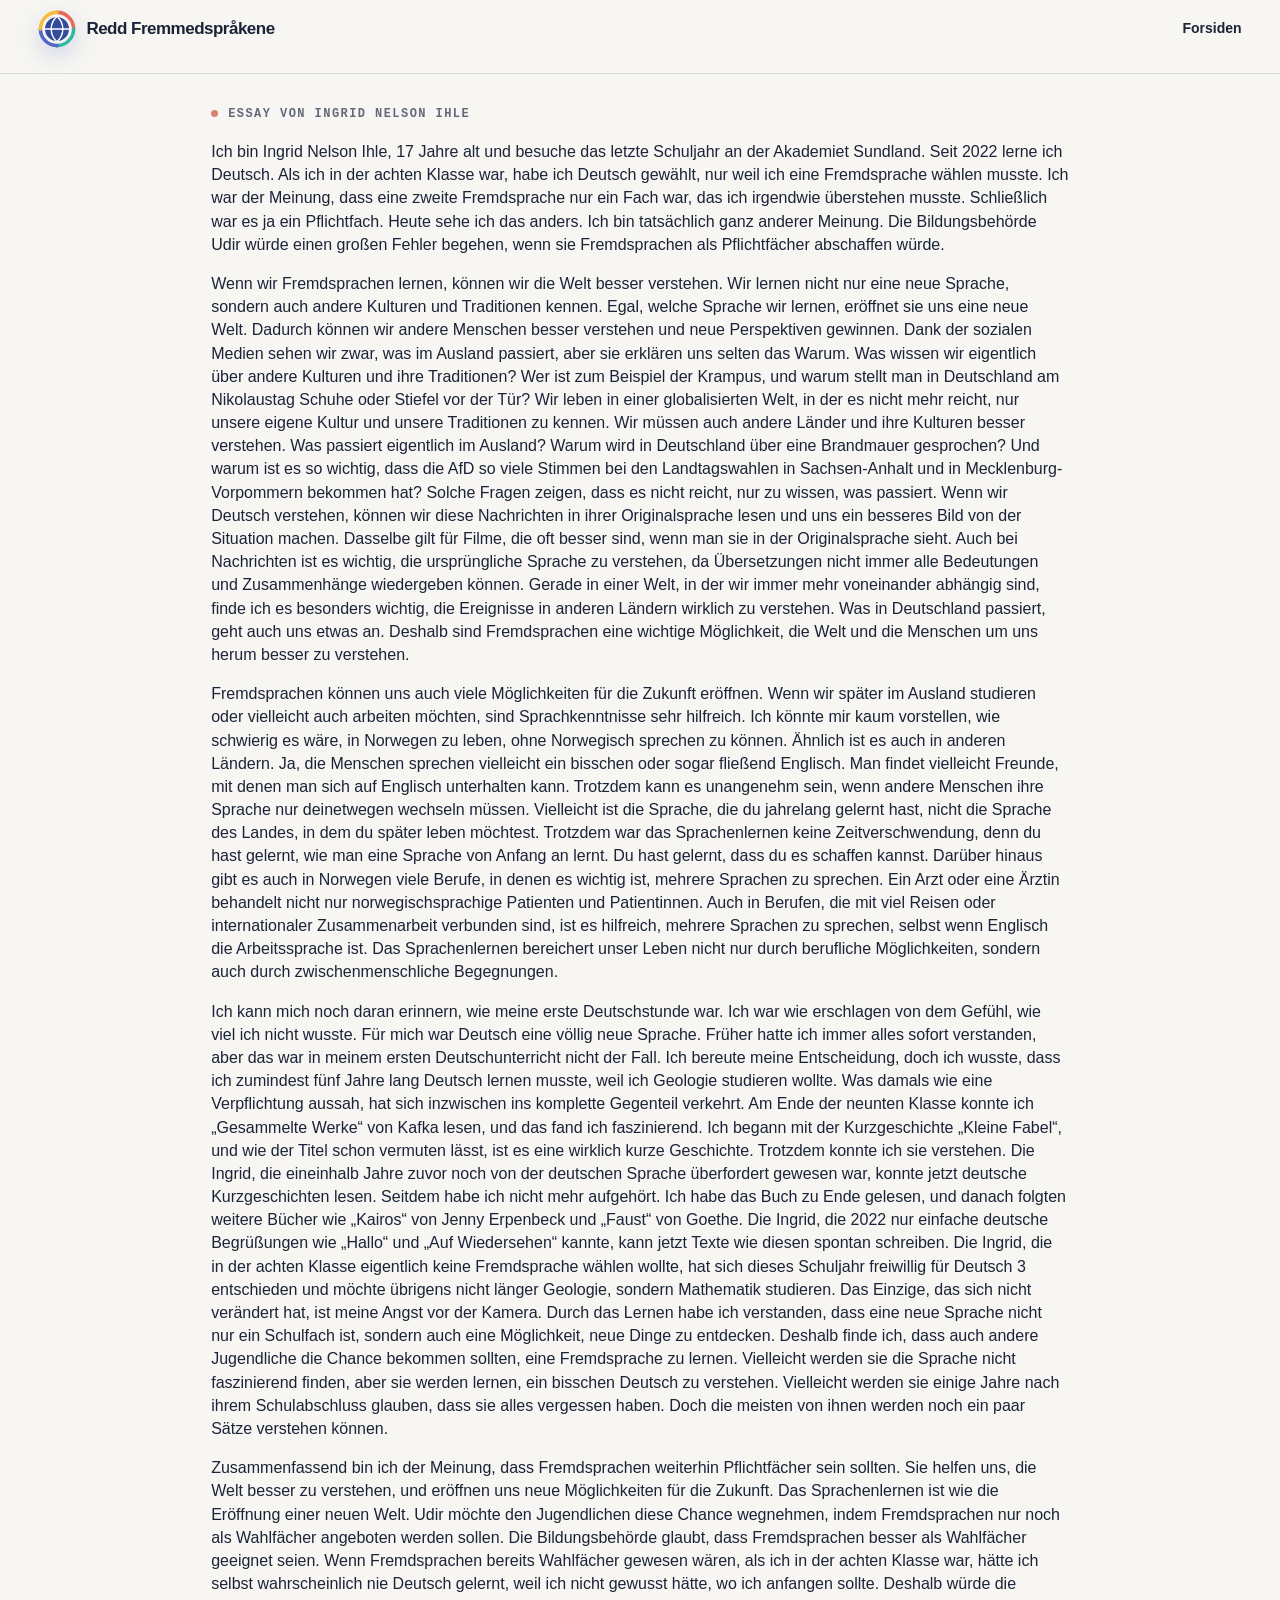
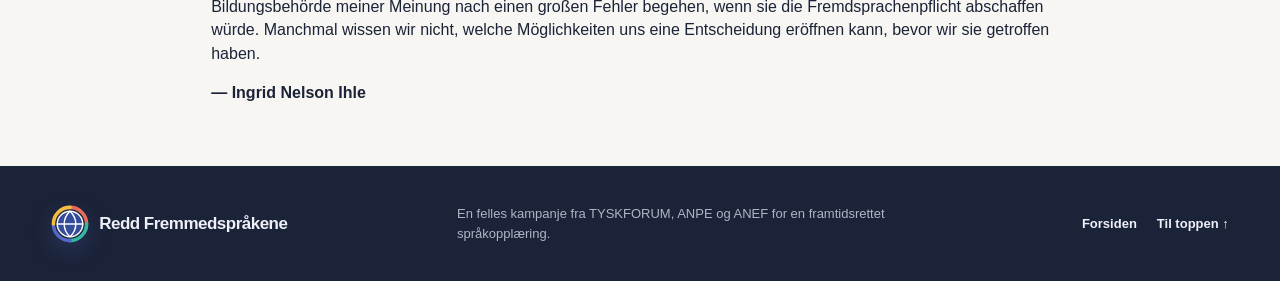
<file: ingrid.html>
<!doctype html>
<html lang="nb">
<head>
  <meta charset="utf-8">
  <meta name="viewport" content="width=device-width, initial-scale=1">
  <meta name="description" content="Last ned bilder, logoer og kampanjemateriell fra Redd Fremmedspråkene.">
  <title>Materialer | Redd Fremmedspråkene</title>
  <link rel="icon" href="assets/favicon.svg" type="image/svg+xml">
  <link rel="stylesheet" href="styles.css">
  <script src="script.js" defer></script>
</head>
<body class="materials-page">
<a class="skip-link" href="#main-content">Hopp til hovedinnhold</a>

<header class="site-header">
  <a class="brand" href="index.html" aria-label="Redd Fremmedspråkene - forsiden"><span class="brand-mark" aria-hidden="true"><img src="assets/favicon.svg" alt=""></span><span>Redd Fremmedspråkene</span></a>
  <nav aria-label="Hovedmeny">
    <a href="index.html">Forsiden</a>
  </nav>
</header>

<main id="main-content">
  <section class="essay">
    <p class="eyebrow">Essay von Ingrid Nelson Ihle</p>
    <p>
    Ich bin Ingrid Nelson Ihle, 17 Jahre alt und besuche das letzte Schuljahr an der Akademiet Sundland. Seit 2022 lerne ich Deutsch. Als ich in der achten Klasse war, habe ich Deutsch gewählt, nur weil ich eine Fremdsprache wählen musste. Ich war der Meinung, dass eine zweite Fremdsprache nur ein Fach war, das ich irgendwie überstehen musste. Schließlich war es ja ein Pflichtfach. Heute sehe ich das anders. Ich bin tatsächlich ganz anderer Meinung. Die Bildungsbehörde Udir würde einen großen Fehler begehen, wenn sie Fremdsprachen als Pflichtfächer abschaffen würde.
    </p>
    <p>
    Wenn wir Fremdsprachen lernen, können wir die Welt besser verstehen. Wir lernen nicht nur eine neue Sprache, sondern auch andere Kulturen und Traditionen kennen. Egal, welche Sprache wir lernen, eröffnet sie uns eine neue Welt. Dadurch können wir andere Menschen besser verstehen und neue Perspektiven gewinnen. Dank der sozialen Medien sehen wir zwar, was im Ausland passiert, aber sie erklären uns selten das Warum. Was wissen wir eigentlich über andere Kulturen und ihre Traditionen? Wer ist zum Beispiel der Krampus, und warum stellt man in Deutschland am Nikolaustag Schuhe oder Stiefel vor der Tür? Wir leben in einer globalisierten Welt, in der es nicht mehr reicht, nur unsere eigene Kultur und unsere Traditionen zu kennen. Wir müssen auch andere Länder und ihre Kulturen besser verstehen. Was passiert eigentlich im Ausland? Warum wird in Deutschland über eine Brandmauer gesprochen? Und warum ist es so wichtig, dass die AfD so viele Stimmen bei den Landtagswahlen in Sachsen-Anhalt und in Mecklenburg-Vorpommern bekommen hat? Solche Fragen zeigen, dass es nicht reicht, nur zu wissen, was passiert. Wenn wir Deutsch verstehen, können wir diese Nachrichten in ihrer Originalsprache lesen und uns ein besseres Bild von der Situation machen. Dasselbe gilt für Filme, die oft besser sind, wenn man sie in der Originalsprache sieht. Auch bei Nachrichten ist es wichtig, die ursprüngliche Sprache zu verstehen, da Übersetzungen nicht immer alle Bedeutungen und Zusammenhänge wiedergeben können. Gerade in einer Welt, in der wir immer mehr voneinander abhängig sind, finde ich es besonders wichtig, die Ereignisse in anderen Ländern wirklich zu verstehen. Was in Deutschland passiert, geht auch uns etwas an. Deshalb sind Fremdsprachen eine wichtige Möglichkeit, die Welt und die Menschen um uns herum besser zu verstehen. 
    </p>
    <p>
    Fremdsprachen können uns auch viele Möglichkeiten für die Zukunft eröffnen. Wenn wir später im Ausland studieren oder vielleicht auch arbeiten möchten, sind Sprachkenntnisse sehr hilfreich. Ich könnte mir kaum vorstellen, wie schwierig es wäre, in Norwegen zu leben, ohne Norwegisch sprechen zu können. Ähnlich ist es auch in anderen Ländern. Ja, die Menschen sprechen vielleicht ein bisschen oder sogar fließend Englisch. Man findet vielleicht Freunde, mit denen man sich auf Englisch unterhalten kann. Trotzdem kann es unangenehm sein, wenn andere Menschen ihre Sprache nur deinetwegen wechseln müssen. Vielleicht ist die Sprache, die du jahrelang gelernt hast, nicht die Sprache des Landes, in dem du später leben möchtest. Trotzdem war das Sprachenlernen keine Zeitverschwendung, denn du hast gelernt, wie man eine Sprache von Anfang an lernt. Du hast gelernt, dass du es schaffen kannst. Darüber hinaus gibt es auch in Norwegen viele Berufe, in denen es wichtig ist, mehrere Sprachen zu sprechen. Ein Arzt oder eine Ärztin behandelt nicht nur norwegischsprachige Patienten und Patientinnen. Auch in Berufen, die mit viel Reisen oder internationaler Zusammenarbeit verbunden sind, ist es hilfreich, mehrere Sprachen zu sprechen, selbst wenn Englisch die Arbeitssprache ist. Das Sprachenlernen bereichert unser Leben nicht nur durch berufliche Möglichkeiten, sondern auch durch zwischenmenschliche Begegnungen. 
    </p>
    <p>
    Ich kann mich noch daran erinnern, wie meine erste Deutschstunde war. Ich war wie erschlagen von dem Gefühl, wie viel ich nicht wusste. Für mich war Deutsch eine völlig neue Sprache. Früher hatte ich immer alles sofort verstanden, aber das war in meinem ersten Deutschunterricht nicht der Fall. Ich bereute meine Entscheidung, doch ich wusste, dass ich zumindest fünf Jahre lang Deutsch lernen musste, weil ich Geologie studieren wollte. Was damals wie eine Verpflichtung aussah, hat sich inzwischen ins komplette Gegenteil verkehrt. Am Ende der neunten Klasse konnte ich „Gesammelte Werke“ von Kafka lesen, und das fand ich faszinierend. Ich begann mit der Kurzgeschichte „Kleine Fabel“, und wie der Titel schon vermuten lässt, ist es eine wirklich kurze Geschichte. Trotzdem konnte ich sie verstehen. Die Ingrid, die eineinhalb Jahre zuvor noch von der deutschen Sprache überfordert gewesen war, konnte jetzt deutsche Kurzgeschichten lesen. Seitdem habe ich nicht mehr aufgehört. Ich habe das Buch zu Ende gelesen, und danach folgten weitere Bücher wie „Kairos“ von Jenny Erpenbeck und „Faust“ von Goethe. Die Ingrid, die 2022 nur einfache deutsche Begrüßungen wie „Hallo“ und „Auf Wiedersehen“ kannte, kann jetzt Texte wie diesen spontan schreiben. Die Ingrid, die in der achten Klasse eigentlich keine Fremdsprache wählen wollte, hat sich dieses Schuljahr freiwillig für Deutsch 3 entschieden und möchte übrigens nicht länger Geologie, sondern Mathematik studieren. Das Einzige, das sich nicht verändert hat, ist meine Angst vor der Kamera. Durch das Lernen habe ich verstanden, dass eine neue Sprache nicht nur ein Schulfach ist, sondern auch eine Möglichkeit, neue Dinge zu entdecken. Deshalb finde ich, dass auch andere Jugendliche die Chance bekommen sollten, eine Fremdsprache zu lernen. Vielleicht werden sie die Sprache nicht faszinierend finden, aber sie werden lernen, ein bisschen Deutsch zu verstehen. Vielleicht werden sie einige Jahre nach ihrem Schulabschluss glauben, dass sie alles vergessen haben. Doch die meisten von ihnen werden noch ein paar Sätze verstehen können. 
    </p>
    <p>
    Zusammenfassend bin ich der Meinung, dass Fremdsprachen weiterhin Pflichtfächer sein sollten. Sie helfen uns, die Welt besser zu verstehen, und eröffnen uns neue Möglichkeiten für die Zukunft. Das Sprachenlernen ist wie die Eröffnung einer neuen Welt. Udir möchte den Jugendlichen diese Chance wegnehmen, indem Fremdsprachen nur noch als Wahlfächer angeboten werden sollen. Die Bildungsbehörde glaubt, dass Fremdsprachen besser als Wahlfächer geeignet seien. Wenn Fremdsprachen bereits Wahlfächer gewesen wären, als ich in der achten Klasse war, hätte ich selbst wahrscheinlich nie Deutsch gelernt, weil ich nicht gewusst hätte, wo ich anfangen sollte. Deshalb würde die Bildungsbehörde meiner Meinung nach einen großen Fehler begehen, wenn sie die Fremdsprachenpflicht abschaffen würde. Manchmal wissen wir nicht, welche Möglichkeiten uns eine Entscheidung eröffnen kann, bevor wir sie getroffen haben. 
    </p>
    <p>
    <strong>&mdash; Ingrid Nelson Ihle</strong>
    </p>
  </section>
</main>

<footer><a class="brand" href="index.html"><span class="brand-mark" aria-hidden="true"><img src="assets/favicon.svg" alt=""></span><span>Redd Fremmedspråkene</span></a><p>En felles kampanje fra TYSKFORUM, ANPE og ANEF for en framtidsrettet språkopplæring.</p><div><a href="index.html">Forsiden</a><a href="#main-content">Til toppen ↑</a></div></footer>
</body>
</html>
</file>
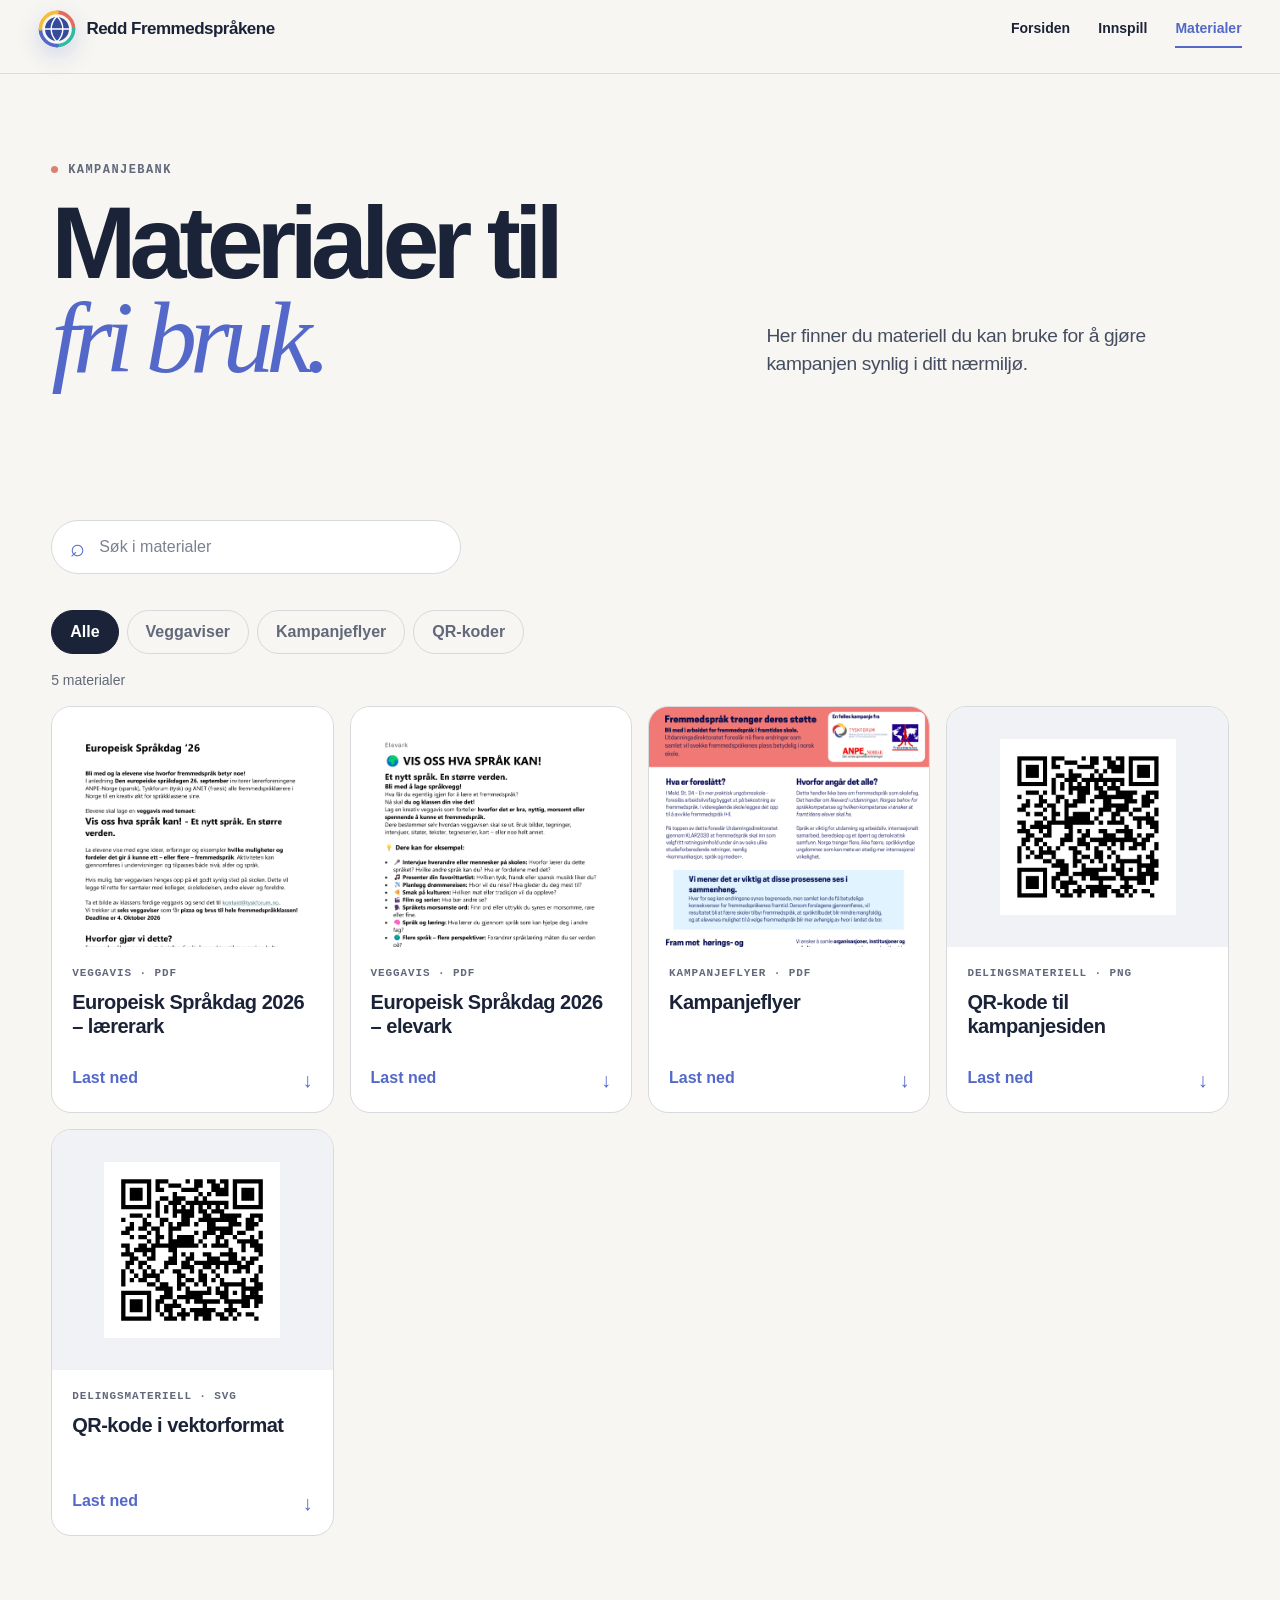
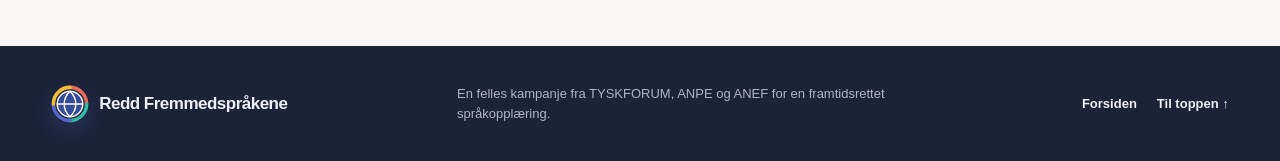
<file: materialer.html>
<!doctype html>
<html lang="nb">
<head>
  <meta charset="utf-8">
  <meta name="viewport" content="width=device-width, initial-scale=1">
  <meta name="description" content="Last ned bilder, logoer og kampanjemateriell fra Redd Fremmedspråkene.">
  <title>Materialer | Redd Fremmedspråkene</title>
  <link rel="icon" href="assets/favicon.svg" type="image/svg+xml">
  <link rel="stylesheet" href="styles.css">
  <script src="script.js" defer></script>
</head>
<body class="materials-page">
<a class="skip-link" href="#main-content">Hopp til hovedinnhold</a>

<header class="site-header">
  <a class="brand" href="index.html" aria-label="Redd Fremmedspråkene - forsiden"><span class="brand-mark" aria-hidden="true"><img src="assets/favicon.svg" alt=""></span><span>Redd Fremmedspråkene</span></a>
  <nav aria-label="Hovedmeny">
    <a href="index.html">Forsiden</a>
    <a href="index.html#panel-innspill">Innspill</a>
    <a href="materialer.html" aria-current="page">Materialer</a>
  </nav>
</header>

<main id="main-content">
  <section class="materials-hero">
    <div>
      <p class="eyebrow">Kampanjebank</p>
      <h1>Materialer til<br><em>fri bruk.</em></h1>
    </div>
    <p class="lead">Her finner du materiell du kan bruke for å gjøre kampanjen synlig i ditt nærmiljø.</p>
  </section>

  <section class="materials-library" aria-labelledby="library-title">
    <div class="materials-toolbar">
      <label class="material-search"><span class="sr-only">Søk i materialer</span><span aria-hidden="true">⌕</span><input type="search" placeholder="Søk i materialer" data-material-search></label>
    </div>

    <div class="material-filters" aria-label="Filtrer materialer">
      <button type="button" class="is-active" data-material-filter="alle" aria-pressed="true">Alle</button>
      <button type="button" data-material-filter="veggaviser" aria-pressed="false">Veggaviser</button>
      <button type="button" data-material-filter="flyer" aria-pressed="false">Kampanjeflyer</button>
      <button type="button" data-material-filter="qr-koder" aria-pressed="false">QR-koder</button>
    </div>

    <p class="material-count" aria-live="polite"><span data-material-count>5</span> materialer</p>

    <div class="material-grid" data-material-grid>
      <article class="material-card" data-material-item data-category="veggaviser" data-search="veggavis språkdag lærerark lærerveiledning pdf">
        <a class="material-preview material-preview-page" href="ressurser/veggavis_spraakdag_laererark.pdf" download><img src="assets/preview-veggavis-laererark.png" alt="Forhåndsvisning av førstesiden i lærerarket" loading="lazy"></a>
        <div class="material-card-body"><span>Veggavis · PDF</span><h3>Europeisk Språkdag 2026 – lærerark</h3><a href="ressurser/veggavis_spraakdag_laererark.pdf" download>Last ned <i aria-hidden="true">↓</i></a></div>
      </article>
      <article class="material-card" data-material-item data-category="veggaviser" data-search="veggavis språkdag elevark oppgaver elever pdf">
        <a class="material-preview material-preview-page" href="ressurser/veggavis_spraakdag_elevark.pdf" download><img src="assets/preview-veggavis-elevark.png" alt="Forhåndsvisning av førstesiden i elevarket" loading="lazy"></a>
        <div class="material-card-body"><span>Veggavis · PDF</span><h3>Europeisk Språkdag 2026 – elevark</h3><a href="ressurser/veggavis_spraakdag_elevark.pdf" download>Last ned <i aria-hidden="true">↓</i></a></div>
      </article>
      <article class="material-card" data-material-item data-category="flyer" data-search="kampanjeflyer kampanje flyer brosjyre pdf">
        <a class="material-preview material-preview-page" href="ressurser/kampanjeflyer.pdf" download><img src="assets/preview-kampanjeflyer.png" alt="Forhåndsvisning av kampanjeflyeren" loading="lazy"></a>
        <div class="material-card-body"><span>Kampanjeflyer · PDF</span><h3>Kampanjeflyer</h3><a href="ressurser/kampanjeflyer.pdf" download>Last ned <i aria-hidden="true">↓</i></a></div>
      </article>
      <article class="material-card" data-material-item data-category="qr-koder" data-search="qr kode kampanjeside png deling">
        <a class="material-preview material-preview-contain" href="assets/qr-kampanjeside.png" download><img src="assets/qr-kampanjeside.png" alt="QR-kode til kampanjesiden" loading="lazy"></a>
        <div class="material-card-body"><span>Delingsmateriell · PNG</span><h3>QR-kode til kampanjesiden</h3><a href="assets/qr-kampanjeside.png" download>Last ned <i aria-hidden="true">↓</i></a></div>
      </article>
      <article class="material-card" data-material-item data-category="qr-koder" data-search="qr kode kampanjeside svg vektor deling">
        <a class="material-preview material-preview-contain" href="assets/qr-kampanjeside.svg" download><img src="assets/qr-kampanjeside.svg" alt="QR-kode til kampanjesiden i vektorformat" loading="lazy"></a>
        <div class="material-card-body"><span>Delingsmateriell · SVG</span><h3>QR-kode i vektorformat</h3><a href="assets/qr-kampanjeside.svg" download>Last ned <i aria-hidden="true">↓</i></a></div>
      </article>
    </div>
    <p class="material-empty" data-material-empty hidden>Ingen materialer passer med søket ditt.</p>
  </section>
</main>

<footer><a class="brand" href="index.html"><span class="brand-mark" aria-hidden="true"><img src="assets/favicon.svg" alt=""></span><span>Redd Fremmedspråkene</span></a><p>En felles kampanje fra TYSKFORUM, ANPE og ANEF for en framtidsrettet språkopplæring.</p><div><a href="index.html">Forsiden</a><a href="#main-content">Til toppen ↑</a></div></footer>
</body>
</html>
</file>
<file: styles.css>
:root {
  --ink:#1b2338;
  --paper:#f7f6f2;
  --blue:#5368c9;
  --blue-dark:#4356ad;
  --sage:#e8eee3;
  --coral:#d98272;
  --line:#d8d9dc;
  --muted:#62697a;
  --surface:#fff;
  --radius:24px
}
* {
  box-sizing:border-box
}
html {
  scroll-behavior:smooth;
  scroll-padding-top:96px
}
body {
  margin:0;
  background:var(--paper);
  color:var(--ink);
  font-family:Inter,ui-sans-serif,-apple-system,BlinkMacSystemFont,"Segoe UI",sans-serif
}
a {
  color:inherit;
  text-decoration:none
}
p a {
  color: var(--blue);
  text-decoration: underline;
}
button {
  font:inherit
}
.sr-only {
  position:absolute;
  width:1px;
  height:1px;
  padding:0;
  margin:-1px;
  overflow:hidden;
  clip:rect(0,0,0,0);
  white-space:nowrap;
  border:0
}
.skip-link {
  position:fixed;
  left:18px;
  top:-80px;
  z-index:100;
  padding:12px 18px;
  color:#fff;
  background:var(--ink);
  border-radius:10px
}
.skip-link:focus {
  top:12px
}
.site-header {
  position:sticky;
  top:0;
  z-index:50;
  min-height:74px;
  padding:10px 3vw;
  display:flex;
  align-items:flex-start;
  justify-content:space-between;
  gap:24px;
  background:rgba(247,246,242,.94);
  border-bottom:1px solid rgba(216,217,220,.85);
  backdrop-filter:blur(18px)
}
.brand {
  display:inline-flex;
  align-items:center;
  gap:10px;
  flex:0 0 auto;
  font-size:17px;
  font-weight:800;
  letter-spacing:-.03em
}
.brand-mark {
  width:38px;
  height:38px;
  display:grid;
  place-items:center;
  border-radius:50%;
  box-shadow:0 8px 22px rgba(83,104,201,.22)
}
.brand-mark img {
  width:100%;
  height:100%;
  display:block
}
nav {
  display:flex;
  align-items:center;
  justify-content:flex-end;
  flex-wrap:wrap;
  column-gap:clamp(18px,2.2vw,34px);
  font-size:14px;
  font-weight:700
}
nav a {
  padding:10px 0;
  white-space:nowrap;
  border-bottom:2px solid transparent
}
nav a:hover,
nav a:focus-visible {
  color:var(--blue);
  border-bottom-color:var(--blue);
  outline:0
}
.essay {
  margin: 0 auto;
  padding:34px 4vw 46px;
  max-width: 960px;
  font-size: 12pt;
  line-height:1.45;
}
.hero {
  max-width:1440px;
  min-height:570px;
  margin:0 auto;
  padding:34px 4vw 46px;
  display:grid;
  grid-template-columns:1.08fr .92fr;
  gap:42px
}
.hero-copy {
  padding:clamp(40px,5vw,68px) 2vw;
  display:flex;
  flex-direction:column;
  justify-content:center
}
.eyebrow,
.section-label {
  margin:0 0 20px;
  color:var(--muted);
  font:700 12px/1 ui-monospace,SFMono-Regular,Consolas,monospace;
  letter-spacing:.12em;
  text-transform:uppercase
}
.eyebrow:before {
  content:"";
  width:7px;
  height:7px;
  margin-right:10px;
  display:inline-block;
  background:var(--coral);
  border-radius:50%
}
.quote {
  position: relative;
  text-indent: 2em;
  &::before {
    content: "“";
    font-size: 4em;
    position: absolute;
    top: -0.37em;
    left: -0.5em;
    color: var(--coral);
  }
}
h1 {
  max-width:760px;
  margin:0;
  font-size:clamp(54px,7.2vw,110px);
  font-weight:760;
  line-height:.92;
  letter-spacing:-.068em
}
h1 em,
.panel-intro h3 em {
  color:var(--blue);
  font-family:Georgia,serif;
  font-weight:500
}
.lead {
  max-width:680px;
  margin:30px 0 0;
  color:#454d60;
  font-size:clamp(18px,1.5vw,23px);
  line-height:1.45;
  letter-spacing:-.02em
}
.hero-actions {
  display:flex;
  flex-wrap:wrap;
  gap:11px;
  margin-top:30px
}
.button {
  min-height:52px;
  padding:0 22px;
  display:inline-flex;
  align-items:center;
  justify-content:center;
  gap:10px;
  border:1px solid var(--line);
  border-radius:999px;
  font-weight:800;
  transition:transform .2s,box-shadow .2s,background .2s
}
.button:hover {
  transform:translateY(-2px);
  box-shadow:0 12px 28px rgba(28,38,67,.13)
}
.button-primary {
  color:#fff;
  background:var(--blue);
  border-color:var(--blue)
}
.button-primary:hover {
  background:var(--blue-dark)
}
.button-secondary {
  background:rgba(255,255,255,.7)
}
.hero-carousel {
  min-width:0;
  min-height:470px;
  position:relative
}
.hero-slide[hidden] {
  display:none
}
.hero-poster {
  min-height:470px;
  height:100%;
  overflow:hidden;
  position:relative;
  background:var(--blue);
  border-radius:26px
}
.hero-message {
  position:absolute;
  inset:0;
  z-index:1;
  padding:60px;
  display:flex;
  flex-direction:column;
  justify-content:center;
  color:#fff;
  background:linear-gradient(90deg,rgba(27,35,56,.62),rgba(27,35,56,.2));
  border-radius:26px;
  pointer-events:none;
  text-shadow:0 2px 18px rgba(10,16,34,.3)
}
.poster-kicker {
  margin-bottom:22px;
  color:#dfe4fa;
  font:800 12px/1 ui-monospace,monospace;
  letter-spacing:.18em
}
.poster-word {
  color:#eef2dc;
  font:italic 500 clamp(42px,4.6vw,70px)/.86 Georgia,serif
}
.poster-main {
  margin-top:14px;
  font-size:clamp(58px,6vw,92px);
  font-weight:820;
  line-height:.88;
  letter-spacing:-.06em
}
.hero-tutorial {
  min-height:470px;
  overflow:hidden;
  display:flex;
  flex-direction:column;
  background:#101525;
  border-radius:26px
}
.hero-tutorial-heading {
  padding:22px 26px 20px;
  color:#fff;
  background:linear-gradient(145deg,#5268c9,#4356ad)
}
.hero-tutorial-heading .section-label {
  margin:0 0 8px;
  color:#dfe4fa
}
.hero-tutorial-heading h2 {
  margin:0;
  color:#fff;
  font-size:clamp(26px,2.8vw,40px);
  line-height:1;
  letter-spacing:-.04em
}
.hero-tutorial-credit {
  margin:0;
  padding:16px 22px 18px;
  display:flex;
  flex-wrap:wrap;
  gap:5px 16px;
  color:var(--muted);
  background:#fff;
  border-top:1px solid var(--line);
  font-size:12px;
  line-height:1.45
}
.hero-tutorial-credit strong {
  width:100%;
  color:var(--ink)
}
.hero-tutorial video {
  width:100%;
  min-height:0;
  flex:1;
  display:block;
  object-fit:contain;
  background:#101525
}
.hero-image-slide {
  min-height:470px;
  height:100%;
  margin:0;
  overflow:hidden;
  position:relative;
  border-radius:26px;
  background:#dfe3f3
}
.hero-image-slide img {
  width:100%;
  height:100%;
  display:block;
  object-fit:cover
}
.hero-image-slide figcaption {
  position:absolute;
  left:22px;
  right:110px;
  bottom:20px;
  z-index:2;
  padding:10px 14px;
  color:#fff;
  background:rgba(27,35,56,.72);
  border-radius:10px;
  font-size:14px
}
.carousel-controls {
  position:absolute;
  right:18px;
  bottom:18px;
  z-index:3;
  padding:5px;
  display:flex;
  align-items:center;
  gap:8px;
  color:#fff;
  background:rgba(27,35,56,.76);
  border-radius:999px
}
.carousel-controls[hidden] {
  display:none
}
.carousel-controls button {
  width:34px;
  height:34px;
  padding:0;
  color:#fff;
  background:transparent;
  border:0;
  border-radius:50%;
  cursor:pointer
}
.carousel-controls button:hover,
.carousel-controls button:focus-visible {
  background:rgba(255,255,255,.16)
}
.carousel-controls span {
  min-width:34px;
  text-align:center;
  font-size:12px;
  font-weight:700
}
.action-strip {
  max-width:1320px;
  margin:18px auto 0;
  padding:18px 22px;
  display:grid;
  grid-template-columns:180px 1fr;
  gap:24px;
  align-items:center;
  background:transparent;
  border-top:1px solid var(--line);
  border-bottom:1px solid var(--line)
}
.action-strip-heading .section-label {
  margin-bottom:6px
}
.action-strip-heading h2 {
  margin:0;
  font-size:24px;
  letter-spacing:-.035em
}
.action-links {
  display:grid;
  grid-template-columns:1fr 1fr 1fr;
  gap:10px
}
.action-link {
  min-height:74px;
  padding:13px 16px;
  display:grid;
  grid-template-columns:1fr auto;
  gap:4px 16px;
  align-content:center;
  background:var(--surface);
  border:1px solid var(--line);
  border-radius:12px;
  transition:border-color .2s
}
.action-link:hover {
  border-color:var(--blue)
}
.action-link-materials {
  grid-column:1/-1;
  min-height:66px;
  padding:14px 18px;
  background:#eef0fa;
  border-color:#dce1f5
}
.action-link-language-day {
  grid-column:1/-1;
  min-height:72px;
  padding:15px 18px;
  background:#e8ebf7;
  border-color:#cbd3f3
}
.action-link-language-day strong {
  font-size:16px
}
.action-link.action-link-language-day i {
  width:36px;
  height:36px;
  display:grid;
  place-items:center;
  color:#fff;
  background:var(--blue);
  border-radius:50%
}
.action-link-materials strong {
  font-size:15px
}
.action-link.action-link-materials i {
  width:34px;
  height:34px;
  display:grid;
  place-items:center;
  color:#fff;
  background:var(--blue);
  border-radius:50%
}
.action-link span {
  grid-column:1;
  color:var(--blue);
  font:700 11px ui-monospace,monospace;
  text-transform:uppercase;
  letter-spacing:.1em
}
.action-link strong {
  grid-column:1;
  font-size:14px;
  line-height:1.35
}
.action-link i {
  grid-column:2;
  grid-row:1/3;
  align-self:center;
  color:var(--blue);
  font-size:18px;
  font-style:normal
}
.explorer {
  max-width:1500px;
  margin:0 auto;
  padding:100px 4vw 52px
}
.explorer-heading,
.section-heading {
  display:flex;
  justify-content:space-between;
  align-items:end;
  gap:50px
}
.explorer-heading h2,
.section-heading h2,
.about h2,
.faq h2,
.final-cta h2 {
  margin:0;
  font-size:clamp(38px,5vw,72px);
  font-weight:650;
  line-height:.98;
  letter-spacing:-.052em
}
.explorer-heading>p,
.section-heading>p {
  max-width:360px;
  margin:0;
  color:var(--muted);
  font-size:17px;
  line-height:1.5
}
.tab-list {
  margin-top:34px;
  padding:5px;
  display:grid;
  grid-template-columns:repeat(5,1fr);
  gap:4px;
  background:#eceef3;
  border-radius:14px
}
.tab-list button {
  min-height:60px;
  padding:12px 14px;
  display:flex;
  align-items:center;
  justify-content:center;
  text-align:center;
  color:var(--muted);
  background:transparent;
  border:0;
  border-radius:10px;
  cursor:pointer;
  transition:background .2s,color .2s
}
.tab-list button:hover {
  color:var(--ink);
  background:rgba(255,255,255,.55)
}
.tab-list button[aria-selected="true"] {
  color:var(--ink);
  background:var(--surface);
  box-shadow:0 2px 8px rgba(28,38,67,.08)
}
.tab-list b {
  font-size:14px;
  line-height:1.25;
  letter-spacing:-.01em
}
.tab-panels {
  margin-top:12px
}
.tab-panel {
  min-height:480px;
  padding:36px;
  display:grid;
  grid-template-columns:.78fr 1.22fr;
  gap:54px;
  background:var(--surface);
  border:1px solid var(--line);
  border-radius:22px
}
.tab-panel[hidden] {
  display:none
}
.panel-copy,
.panel-intro,
.info-column {
  align-self:center
}
.panel-copy h3,
.panel-intro h3 {
  max-width:720px;
  margin:0 0 24px;
  font-size:clamp(34px,4vw,58px);
  font-weight:650;
  line-height:1;
  letter-spacing:-.05em
}
.panel-copy .section-label,
.panel-intro .section-label {
  color:var(--blue)
}
.panel-intro>p:last-child,
.info-column>p {
  color:var(--muted);
  font-size:18px;
  line-height:1.55
}
.countdown-card {
  min-height:408px;
  padding:50px 4vw;
  display:flex;
  flex-direction:column;
  justify-content:center;
  align-items:center;
  text-align:center;
  background:linear-gradient(155deg,#edc2b8,#d98272);
  border-radius:16px
}
.countdown-card strong {
  font-size:clamp(145px,18vw,260px);
  font-weight:650;
  line-height:.72;
  letter-spacing:-.09em
}
.countdown-card>span {
  margin-top:24px;
  font-size:17px;
  font-weight:800;
  text-transform:uppercase;
  letter-spacing:.04em
}
.steps {
  margin:26px 0;
  padding:0;
  list-style:none;
  counter-reset:steps
}
.steps li {
  counter-increment:steps;
  display:grid;
  grid-template-columns:28px 1fr;
  padding:13px 0 13px 38px;
  position:relative;
  border-top:1px solid #cfd2dc
}
.steps li:last-child {
  border-bottom:1px solid #cfd2dc
}
.steps li:before {
  content:counter(steps);
  position:absolute;
  left:0;
  color:var(--blue);
  font:700 12px ui-monospace,monospace
}
.steps li b,
.steps li span {
  grid-column:2
}
.steps li span {
  margin-top:3px;
  color:var(--muted);
  font-size:14px
}
.sample {
  margin:18px 0;
  background:rgba(255,255,255,.72);
  border:1px solid var(--line);
  border-radius:15px
}
.sample summary,
.source-drawer summary {
  padding:16px 18px;
  display:flex;
  justify-content:space-between;
  cursor:pointer;
  font-weight:700;
  list-style:none
}
.sample summary::-webkit-details-marker,
.source-drawer summary::-webkit-details-marker {
  display:none
}
.sample summary span,
.source-drawer summary span {
  color:var(--blue);
  font-size:22px;
  transition:transform .2s
}
.sample[open] summary span,
.source-drawer[open] summary span {
  transform:rotate(45deg)
}
.sample-body {
  padding:0 18px 18px;
  color:var(--muted);
  font-size:14px;
  line-height:1.5
}
.copy-button {
  padding:10px 14px;
  color:#fff;
  background:var(--blue);
  border:0;
  border-radius:999px;
  cursor:pointer;
  font-weight:700
}
.full-button {
  width:100%
}
.notice {
  margin-top:28px;
  padding:18px 20px;
  display:grid;
  gap:5px;
  background:#e5eadb;
  border:1px solid #d4dcc8;
  border-radius:16px
}
.notice span {
  color:var(--muted);
  font-size:14px;
  line-height:1.45
}
.source-drawer {
  margin-top:24px;
  background:rgba(255,255,255,.64);
  border:1px solid var(--line);
  border-radius:16px
}
.source-list {
  padding:0 18px 14px
}
.source-list a {
  padding:12px 0;
  display:flex;
  justify-content:space-between;
  gap:20px;
  border-top:1px solid var(--line);
  font-size:14px
}
.source-list a:hover b {
  color:var(--blue)
}
.source-list i {
  font-style:normal
}
.reason-grid,
.voice-grid {
  align-self:center;
  display:grid;
  grid-template-columns:1fr 1fr;
  gap:12px
}
.reason-grid article,
.voice-grid article {
  min-height:185px;
  padding:22px;
  display:flex;
  flex-direction:column;
  background:rgba(255,255,255,.68);
  border:1px solid var(--line);
  border-radius:17px
}
.reason-grid b {
  color:var(--blue);
  font:700 11px ui-monospace,monospace
}
.reason-grid h4,
.activity-grid h4 {
  margin:auto 0 8px;
  font-size:23px;
  letter-spacing:-.03em
}
.reason-grid p,
.voice-grid p,
.activity-grid p {
  margin:0 0 6px;
  color:var(--muted);
  font-size:14px;
  line-height:1.48
}
.reason-grid p:last-child,
.voice-grid p:last-child,
.activity-grid p:last-child {
  margin:0;
}
.coming-note {
  margin:12px 2px 0;
  color:var(--muted);
  font-size:13px
}
.voice-grid span {
  color:var(--blue);
  font:700 12px ui-monospace,monospace;
  text-transform:uppercase
}
.voice-grid p {
  margin-top:auto;
  font-size:16px
}
.activity-grid {
  align-self:center;
  display:grid;
  grid-template-columns:1fr 1fr;
  gap:12px
}
.activity-grid>.card {
  padding:18px;
  display:grid;
  grid-template-columns:34px 1fr auto;
  gap:12px;
  background:rgba(255,255,255,.68);
  border:1px solid var(--line);
  border-radius:17px
}
.activity-grid>a {
  transition:transform .2s,box-shadow .2s
}
.activity-grid>a:hover {
  transform:translateY(-2px);
  box-shadow:0 10px 24px rgba(28,38,67,.08)
}
.activity-grid>.card>span {
  color:var(--blue);
  font:700 12px ui-monospace,monospace
}
.activity-grid>.card>i {
  color:var(--blue);
  font-style:normal
}
.activity-grid h4 {
  margin:0 0 7px;
  font-size:18px
}
.activity-grid>.card.qr-card {
  grid-column:1/-1;
  padding:16px;
  display:grid;
  grid-template-columns:128px 1fr;
  gap:18px;
  align-items:center;
  background:#fff;
  border:1px solid var(--line);
  border-radius:17px
}
.qr-card img {
  width:116px;
  height:116px;
  display:block
}
.qr-card .section-label {
  margin-bottom:6px
}
.qr-card h4 {
  margin:0 0 5px
}
.qr-card p:not(.section-label) {
  font-size:13px
}
.card .linkset {
  display:flex;
  gap:10px;
  flex-wrap:wrap
}
.activity-grid>.language-day-activity {
  grid-column:1/-1;
  background:#eef0fa;
  border-color:#cbd3f3
}
.activity-grid .activity-deadline {
  margin:0 0 7px;
  color:var(--blue-dark);
  font-weight:800
}
.card .linkset .submission-link {
  padding:8px 12px;
  color:#fff;
  background:var(--blue);
  border-radius:999px;
  text-decoration:none
}
.card a {
  color:var(--blue);
  font-size:14px;
  font-weight:800;
  text-decoration:underline;
  text-underline-offset:3px
}
.demands {
  margin:58px 4vw 0;
  padding:70px 3vw 3vw;
  background:#e8ebf7;
  border-radius:30px
}
.section-heading {
  padding:0 3vw 44px
}
.demand-grid {
  display:grid;
  grid-template-columns:repeat(3,1fr);
  gap:14px
}
.demand-grid article {
  min-height:270px;
  padding:30px;
  display:flex;
  flex-direction:column;
  background:rgba(255,255,255,.7);
  border:1px solid rgba(83,104,201,.12);
  border-radius:20px
}
.demand-grid span {
  color:var(--blue);
  font:700 12px ui-monospace,monospace
}
.demand-grid h3 {
  margin:auto 0 14px;
  font-size:clamp(28px,2.7vw,42px);
  font-weight:650;
  letter-spacing:-.045em
}
.demand-grid p {
  margin:0;
  color:#596176;
  font-size:16px;
  line-height:1.5
}
.about {
  max-width:1380px;
  margin:0 auto;
  padding:105px 4vw
}
.about-heading {
  display:grid;
  grid-template-columns:.24fr 1.35fr .8fr;
  gap:42px;
  align-items:start
}
.about-heading .section-label {
  margin-top:9px
}
.about-heading>p:last-child {
  margin:7px 0 0;
  color:var(--muted);
  font-size:17px;
  line-height:1.6
}
.association-grid {
  margin-top:44px;
  display:grid;
  grid-template-columns:repeat(3,minmax(0,1fr));
  gap:14px
}
.association-grid .card {
  min-width:0;
  padding:20px;
  display:flex;
  flex-direction:column;
  background:#fff;
  border:1px solid var(--line);
  border-radius:20px;
  overflow:hidden;
  transition:transform .2s,box-shadow .2s;
}
.association-grid .card:hover {
  transform:translateY(-2px);
  box-shadow:0 12px 28px rgba(28,38,67,.13);
}
.logo-frame {
  width:100%;
  height:150px;
  padding:20px;
  display:flex;
  align-items:center;
  justify-content:center;
  flex:0 0 150px;
  background:#fff;
  border-radius:13px;
  overflow:hidden
}
.logo-frame img {
  width:100%;
  height:100%;
  min-width:0;
  display:block;
  object-fit:contain;
  object-position:center
}
.logo-wide img {
  max-height:88px
}
.logo-square {
  padding:5px
}
.logo-square img {
  max-width:140px;
  max-height:140px
}
.association-grid h3 {
  margin:20px 0 4px;
  font-size:20px;
  letter-spacing:-.025em
}
.association-grid p {
  margin:0;
  color:var(--muted);
  font-size:14px
}
.faq {
  padding:80px 10vw 110px;
  display:grid;
  grid-template-columns:.75fr 1.25fr;
  gap:8vw
}
.faq-list {
  border-top:1px solid var(--line)
}
.faq details {
  border-bottom:1px solid var(--line)
}
.faq summary {
  padding:22px 2px;
  display:flex;
  justify-content:space-between;
  gap:20px;
  cursor:pointer;
  font-size:18px;
  font-weight:650;
  list-style:none
}
.faq summary::-webkit-details-marker {
  display:none
}
.faq summary span {
  width:30px;
  height:30px;
  flex:0 0 30px;
  display:grid;
  place-items:center;
  color:var(--blue);
  background:#e8ebf3;
  border-radius:50%;
  font-size:24px;
  font-weight:400;
  transition:transform .2s
}
.faq details[open] summary span {
  transform:rotate(45deg)
}
.faq details p {
  max-width:680px;
  margin:0;
  padding:0 0 22px;
  color:var(--muted);
  line-height:1.55
}
.final-cta {
  min-height:520px;
  margin:0 4vw 28px;
  padding:80px 7vw;
  display:flex;
  flex-direction:column;
  align-items:center;
  justify-content:center;
  text-align:center;
  color:#fff;
  background:linear-gradient(145deg,#6679cc,#4b5dad);
  border-radius:30px
}
.final-cta .section-label {
  color:#dfe4fa
}
.final-cta h2 {
  margin-bottom:32px;
  font-size:clamp(64px,9vw,128px)
}
.final-button {
  color:var(--ink);
  background:#f6f7f0;
  border-color:#f6f7f0
}
footer {
  padding:38px 4vw;
  display:grid;
  grid-template-columns:1fr 1.2fr .8fr;
  gap:40px;
  align-items:center;
  color:#eef0f7;
  background:var(--ink)
}
footer p {
  margin:0;
  color:#aeb5c7;
  font-size:13px;
  line-height:1.5
}
footer>div {
  display:flex;
  justify-content:flex-end;
  gap:20px;
  font-size:13px;
  font-weight:700
}
footer a:hover {
  color:#cbd4ff
}
@media(prefers-reduced-motion:reduce) {
  html {
    scroll-behavior:auto
  }
  * {
    transition:none!important
  }
}
@media(max-width:1100px) {
  .tab-list {
    grid-template-columns:repeat(5,minmax(0,1fr))
  }
  .about-heading {
    grid-template-columns:1fr 1.7fr
  }
  .about-heading>p:last-child {
    grid-column:2
  }
  .association-grid {
    grid-template-columns:repeat(3,1fr)
  }
  .action-strip {
    margin:10px 18px 0;
    padding:20px 0;
    grid-template-columns:1fr
  }
}
@media(max-width:820px) {
  html {
    scroll-padding-top:118px
  }
  .site-header {
    min-height:104px;
    padding:8px 18px 6px;
    flex-wrap:wrap;
    gap:3px 16px
  }
  .site-header nav {
    width:100%;
    justify-content:flex-end;
    flex-wrap:wrap;
    column-gap:clamp(18px,6vw,30px);
    font-size:13px
  }
  .site-header nav a {
    padding:7px 0
  }
  .brand {
    font-size:16px
  }
  .hero {
    min-height:auto;
    padding:0 18px 42px;
    grid-template-columns:1fr;
    gap:18px
  }
  .hero-copy {
    padding:55px 3px 36px
  }
  .hero-carousel,
  .hero-poster,
  .hero-image-slide {
    min-height:400px
  }
  .hero-poster,
  .hero-message {
    border-radius:22px
  }
  .hero-message {
    padding:48px 28px
  }
  .hero-image-slide {
    height:100%;
    border-radius:22px
  }
  .action-links {
    grid-template-columns:1fr 1fr
  }
  .explorer {
    padding:70px 18px 35px
  }
  .explorer-heading,
  .section-heading {
    align-items:flex-start;
    flex-direction:column;
    gap:20px
  }
  .tab-list {
    margin:28px 0 0;
    padding:5px;
    grid-template-columns:repeat(3,minmax(0,1fr));
    overflow:visible
  }
  .tab-list button {
    min-height:72px;
    padding:10px
  }
  .tab-panel {
    min-height:0;
    padding:18px;
    grid-template-columns:1fr;
    gap:30px;
    border-radius:18px
  }
  .countdown-card {
    min-height:320px
  }
  .panel-copy,
  .panel-intro,
  .info-column {
    padding:12px
  }
  .reason-grid,
  .voice-grid {
    grid-template-columns:1fr 1fr
  }
  .demands {
    margin:38px 18px 0;
    padding:55px 14px 14px;
    border-radius:24px
  }
  .section-heading {
    padding:0 14px 35px
  }
  .demand-grid {
    grid-template-columns:1fr
  }
  .demand-grid article {
    min-height:220px
  }
  .about {
    padding:85px 22px
  }
  .about-heading {
    grid-template-columns:1fr;
    gap:20px
  }
  .about-heading>p:last-child {
    grid-column:auto
  }
  .association-grid {
    grid-template-columns:1fr 1fr
  }
  .faq {
    padding:65px 22px 85px;
    grid-template-columns:1fr;
    gap:35px
  }
  .final-cta {
    min-height:470px;
    margin:0 18px 18px;
    padding:70px 22px;
    border-radius:24px
  }
  footer {
    padding:38px 22px;
    grid-template-columns:1fr;
    gap:26px
  }
  footer>div {
    justify-content:flex-start;
    flex-wrap:wrap
  }
}
/* Video and audio */
.media-showcase {
  max-width: calc(2*4vw + 22px + 2*760px);
  margin:0 auto;
  padding:90px 4vw 35px
}
.media-heading {
  padding:0 0 38px
}
.media-carousel {
  anchor-name: --carousel;
  display: grid;
  grid-auto-flow: column;
  scroll-marker-group: after;
  gap: 22px;

  grid-auto-columns: 760px;
  @media(max-width:820px) {
    grid-auto-columns: 100%;
    align-items: start;
    scroll-marker-group: before;
  }

  overflow-x: auto;
  scroll-snap-type: x mandatory;
  > .media-secondary {
    scroll-snap-align: center;
  }
  &::scroll-marker-group {
    display: flex;
    justify-content: center;
    gap: 1rem;
    height: 15px;
    margin-bottom: 1rem;
    margin-top: 0.5rem;
  }
  > ::scroll-marker {
    content: "";
    aspect-ratio: 1;
    border: 2px solid var(--muted);
    border-radius: 100%;
    height: 100%;
  }
  > ::scroll-marker:target-current {
    background: var(--muted);
  }
  @media(prefers-reduced-motion: no-preference) {
    scroll-behavior: smooth;
  }
}
.media-secondary {
  overflow:hidden;
  background:#fff;
  border:1px solid var(--line);
  border-radius:22px;
  height: 100%;
}
.media-quote {
  display: grid;

  &.photo-cover {
    grid-template:
    "p b"
    "p a" / 2fr 3fr;

    @media(max-width:820px) {
      grid-template:
      "p" 200px
      "a"
      "b" 3fr;
    }

    .media-photo {
      grid-area: p;
      width: 100%;
      height: 100%;
      object-fit: cover;
      object-position: 50% 25%;
    }
  }

  &.photo-small {
    grid-template:
    "p b" auto
    "a b" 1fr / 2fr 3fr;

    .media-attribution {
      align-self: start;
    }

    @media(max-width:820px) {
      grid-template:
      "p a" auto
      "p b" 1fr / 1fr 3fr;
    }
    .media-photo {
      grid-area: p;
      max-width: 100%;
      max-height: 100%;
      object-fit: cover;
      object-position: 50% 25%;
      border-bottom-right-radius: 22px;
    }
  }
}
.media-video {
  display: grid;
  grid-template:
    "v b"
    "a b" / 3fr 2fr;

  @media(max-width:820px) {
    grid-template:
      "v b" auto
      "a b" 1fr / 1fr 1fr;
  }

  @media(max-width:600px) {
    grid-template:
      "v" auto
      "a" auto
      "b" 1fr;
  }

  video {
    grid-area: v;
    width: 100%;
  }
}
.media-quote,
.media-video {
  .media-body {
    grid-area: b;
    align-self: center;
    p {
      margin: 10px 0;
    }
  }
  .media-attribution {
    grid-area: a;
    align-self: end;
    margin: 0;
    font-size: 16px;
  }

  @media(max-width:820px) {
    .media-attribution {
      align-self: start;
      padding: 20px 20px 10px;
    }
    .media-body {
      padding: 10px 20px;
      align-self: start;
    }
  }
}

.youtube-frame {
  aspect-ratio:16/9;
  background:#101525
}
.youtube-frame iframe {
  width:100%;
  height:100%;
  display:block;
  border:0
}
.media-body {
  padding:24px 26px 28px;
}
.media-attribution {
  padding:12px 26px 28px;
}
.media-body,
.media-attribution {
  p {
    color:var(--muted);
    line-height:1.55
  }
}
.media-body h3 {
  margin:8px 0 10px;
  font-size:clamp(25px,2.5vw,38px);
  line-height:1.05;
  letter-spacing:-.035em
}
.media-credit {
  margin:22px 0 0;
  padding-top:18px;
  display:flex;
  flex-wrap:wrap;
  gap:6px 18px;
  border-top:1px solid var(--line);
  color:var(--muted);
  font-size:13px; line-height:1.5
}
.media-credit strong {
  width:100%;
  color:var(--ink)
}
.media-link {
  margin-top:20px;
  display:inline-flex;
  gap:9px;
  color:var(--blue-dark);
  font-weight:800
}
.media-link:hover {
  text-decoration:underline;
  text-underline-offset:4px
}
@media(max-width:820px) {
  .media-showcase {
    padding:70px 18px 25px
  }
  .media-grid {
    grid-template-columns:1fr
  }
}

/* Material library */
.site-header nav a[aria-current="page"] {
  color:var(--blue);
  border-bottom-color:var(--blue)
}
.materials-hero {
  max-width:1440px;
  margin:0 auto;
  padding:90px 4vw 80px;
  display:grid;
  grid-template-columns:1.15fr .85fr;
  gap:7vw;
  align-items:end
}
.materials-hero h1 {font-size:clamp(58px,8vw,116px)}
.materials-hero .lead {margin:0 0 8px}
.materials-library {
  max-width:1440px;
  margin:0 auto;
  padding:55px 4vw 110px
}
.materials-toolbar {
  display:flex;
  justify-content:space-between;
  align-items:end;
  gap:40px
}
.materials-toolbar .section-label {margin-bottom:10px}
.materials-toolbar h2,.materials-note h2 {
  margin:0;
  font-size:clamp(38px,5vw,70px);
  line-height:.98;
  letter-spacing:-.052em
}
.material-search {
  width:min(410px,100%);
  height:54px;
  padding:0 18px;
  display:flex;
  align-items:center;
  gap:12px;
  background:#fff;
  border:1px solid var(--line);
  border-radius:999px
}
.material-search:focus-within {
  border-color:var(--blue);
  box-shadow:0 0 0 3px rgba(83,104,201,.13)
}
.material-search span {color:var(--blue);font-size:25px}
.material-search input {width:100%;font:inherit;background:transparent;border:0;outline:0}
.material-search input::placeholder {color:#7b8190}
.material-filters {
  margin:36px 0 18px;
  display:flex;
  flex-wrap:wrap;
  gap:8px
}
.material-filters button {
  min-height:44px;
  padding:0 18px;
  color:var(--muted);
  background:transparent;
  border:1px solid var(--line);
  border-radius:999px;
  cursor:pointer;
  font-weight:750
}
.material-filters button:hover,.material-filters button:focus-visible {color:var(--blue);border-color:var(--blue)}
.material-filters button.is-active {color:#fff;background:var(--ink);border-color:var(--ink)}
.material-count {margin:0 0 18px;color:var(--muted);font-size:14px}
.material-grid {display:grid;grid-template-columns:repeat(4,minmax(0,1fr));gap:16px}
.material-card {
  min-width:0;
  overflow:hidden;
  background:#fff;
  border:1px solid var(--line);
  border-radius:20px;
  transition:transform .2s,box-shadow .2s
}
.material-card[hidden] {display:none}
.material-card:hover {transform:translateY(-3px);box-shadow:0 16px 34px rgba(28,38,67,.1)}
.material-preview {height:240px;display:block;overflow:hidden;background:#e8ebf7}
.material-preview img {width:100%;height:100%;display:block;object-fit:cover;transition:transform .3s}
.material-card:hover .material-preview img {transform:scale(1.025)}
.material-preview-contain {padding:32px;background:#f1f2f5}
.material-preview-contain img {object-fit:contain}
.material-preview-page {background:#e7e8ec}
.material-preview-page img {object-position:top center}
.material-card-body {min-height:165px;padding:20px;display:flex;flex-direction:column}
.material-card-body>span {
  color:var(--muted);
  font:700 11px ui-monospace,monospace;
  text-transform:uppercase;
  letter-spacing:.08em
}
.material-card-body h3 {margin:12px 0 24px;font-size:20px;line-height:1.18;letter-spacing:-.025em}
.material-card-body a {margin-top:auto;display:flex;justify-content:space-between;color:var(--blue);font-weight:800}
.material-card-body i {font-style:normal;font-size:20px}
.material-empty {
  padding:70px;
  text-align:center;
  color:var(--muted);
  background:#fff;
  border:1px solid var(--line);
  border-radius:20px
}
.materials-note {
  margin:0 4vw 28px;
  padding:80px 7vw;
  display:grid;
  grid-template-columns:.35fr 1fr .65fr;
  gap:50px;
  align-items:end;
  background:var(--sage);
  border-radius:30px
}
.materials-note .section-label {align-self:start;margin-top:10px}
.materials-note p:last-child {margin:0;color:var(--muted);font-size:17px;line-height:1.55}
@media(max-width:1100px) {
  .material-grid {grid-template-columns:repeat(3,minmax(0,1fr))}
  .materials-note {grid-template-columns:1fr 1.5fr}
  .materials-note .section-label {grid-column:1/-1}
  .materials-note p:last-child {grid-column:2}
}
@media(max-width:820px) {
  .materials-hero {padding:65px 22px 55px;grid-template-columns:1fr;gap:30px}
  .materials-library {padding:35px 22px 75px}
  .materials-toolbar {align-items:flex-start;flex-direction:column;gap:25px}
  .material-search {width:100%}
  .material-grid {grid-template-columns:repeat(2,minmax(0,1fr))}
  .materials-note {margin:0 18px 18px;padding:60px 28px;grid-template-columns:1fr;gap:24px;border-radius:24px}
  .materials-note .section-label,.materials-note p:last-child {grid-column:1}
}
@media(max-width:520px) {
  .materials-page .site-header {min-height:74px;flex-wrap:nowrap}
  .materials-page .site-header nav {width:auto}
  .materials-page .site-header nav a:not([aria-current="page"]) {display:none}
  .material-grid {grid-template-columns:1fr}
  .material-preview {height:265px}
  .materials-hero h1 {font-size:54px}
  .material-filters {display:grid;grid-template-columns:1fr 1fr}
  .material-filters button {padding:0 10px}
  .materials-note h2 {font-size:46px}
}
@media(max-width:520px) {
  .hero-actions .button {
    width:100%
  }
  .action-links {
    grid-template-columns:1fr
  }
  .tab-list button {
    min-height:68px;
    padding:8px 6px
  }
  .tab-list b {
    font-size:12px
  }
  .reason-grid,
  .voice-grid,
  .activity-grid {
    grid-template-columns:1fr
  }
  .qr-card {
    grid-column:auto;
    grid-template-columns:92px 1fr
  }
  .qr-card img {
    width:92px;
    height:92px
  }
  .countdown-card strong {
    font-size:145px
  }
  .sample summary {
    font-size:14px
  }
  .association-grid {
    grid-template-columns:1fr
  }
  .logo-frame {
    height:135px
  }
  .final-cta h2 {
    font-size:58px
  }
}

/* Keep the campaign actions beside the text on desktop, but after the carousel on mobile. */
.hero {
  grid-template-areas:"copy carousel" "actions carousel";
  grid-template-rows:1fr auto;
  column-gap:42px;
  row-gap:0
}
.hero-copy {
  grid-area:copy;
  padding-bottom:0;
  justify-content:flex-end
}
.hero-carousel {
  grid-area:carousel
}
.hero-actions {
  grid-area:actions;
  padding:0 2vw clamp(40px,5vw,68px)
}
@media(max-width:820px) {
  .hero {
    grid-template-areas:"copy" "carousel" "actions";
    grid-template-columns:1fr;
    grid-template-rows:auto;
    gap:18px
  }
  .hero-copy {
    padding:55px 3px 18px;
    justify-content:center
  }
  .hero-actions {
    margin:0;
    padding:4px 3px 0
  }
}

/* Align the about heading and introduction with the association cards. */
.about-heading {
  grid-template-columns:minmax(0,1.45fr) minmax(300px,.75fr);
  column-gap:64px;
  row-gap:20px;
  align-items:end
}
.about-heading .section-label {
  grid-column:1/-1;
  margin:0
}
.about-heading h2 {
  grid-column:1;
  font-size:clamp(38px,4.4vw,66px)
}
.about-heading>p:last-child {
  grid-column:2;
  align-self:end
}
.about-title-line {
  white-space:nowrap
}
@media(max-width:1100px) {
  .about-heading {
    grid-template-columns:minmax(0,1.25fr) minmax(280px,.75fr);
    column-gap:42px
  }
  .about-heading .section-label {
    grid-column:1/-1
  }
  .about-heading h2 {
    grid-column:1
  }
  .about-heading>p:last-child {
    grid-column:2
  }
}
@media(max-width:820px) {
  .about-heading {
    grid-template-columns:1fr;
    gap:20px;
    align-items:start
  }
  .about-heading .section-label,
  .about-heading h2,
  .about-heading>p:last-child {
    grid-column:1
  }
  .about-heading>p:last-child {
    margin-top:0
  }
}
@media(max-width:520px) {
  .about-title-line {
    white-space:normal
  }
}

/* Expandable long-form arguments keep the tab compact until readers opt in. */
.argument-library {
  grid-column:1/-1;
  margin-top:12px;
  padding-top:28px;
  border-top:1px solid var(--line)
}
.argument-library>.section-label {
  margin-bottom:12px;
  color:var(--blue)
}
.argument-drawer {
  border-top:1px solid var(--line)
}
.argument-drawer:last-child {
  border-bottom:1px solid var(--line)
}
.argument-drawer summary {
  min-height:72px;
  padding:18px 4px;
  display:grid;
  grid-template-columns:1fr auto auto;
  gap:18px;
  align-items:center;
  cursor:pointer;
  list-style:none
}
.argument-drawer summary::-webkit-details-marker {
  display:none
}
.argument-drawer summary span {
  font-size:clamp(20px,2vw,28px);
  font-weight:700;
  letter-spacing:-.025em
}
.argument-drawer summary small {
  color:var(--muted);
  font:700 12px ui-monospace,monospace;
  text-transform:uppercase;
  letter-spacing:.08em
}
.argument-drawer summary:after {
  content:"+";
  width:34px;
  height:34px;
  display:grid;
  place-items:center;
  color:var(--blue);
  background:#e8ebf3;
  border-radius:50%;
  font-size:25px;
  line-height:1;
  transition:transform .2s
}
.argument-drawer[open] summary:after {
  transform:rotate(45deg)
}
.argument-body {
  padding:4px 0 30px
}
.argument-intro {
  max-width:850px;
  margin:0 0 24px;
  color:var(--muted);
  font-size:17px;
  line-height:1.55
}
.argument-list {
  margin:0;
  padding:0;
  display:grid;
  grid-template-columns:repeat(2,minmax(0,1fr));
  gap:12px;
  list-style:none;
  counter-reset:arguments
}
.argument-list li {
  counter-increment:arguments;
  min-width:0;
  padding:22px;
  display:grid;
  grid-template-columns:34px 1fr;
  gap:10px 12px;
  align-content:start;
  background:#f6f7fa;
  border:1px solid var(--line);
  border-radius:16px
}
.argument-list li:before {
  content:counter(arguments,decimal-leading-zero);
  grid-column:1;
  color:var(--blue);
  font:700 11px ui-monospace,monospace
}
.argument-list h4 {
  grid-column:2;
  margin:0;
  font-size:19px;
  line-height:1.2;
  letter-spacing:-.02em
}
.argument-list p {
  grid-column:2;
  margin:0;
  color:var(--muted);
  font-size:15px;
  line-height:1.55
}
.argument-list a {
  color:var(--blue);
  font-weight:700;
  text-decoration:underline;
  text-underline-offset:3px;
  overflow-wrap:anywhere
}
@media(max-width:820px) {
  .argument-library {
    margin-top:0;
    padding-top:22px
  }
  .argument-drawer summary {
    grid-template-columns:1fr auto;
    gap:8px 12px
  }
  .argument-drawer summary span {
    grid-column:1
  }
  .argument-drawer summary small {
    grid-column:1
  }
  .argument-drawer summary:after {
    grid-column:2;
    grid-row:1/3
  }
  .argument-list {
    grid-template-columns:1fr
  }
  .argument-list li {
    padding:19px
  }
}

/* Current consultations share the hero's existing responsive grid. */
.consultation-cards { grid-area:carousel; display:grid; gap:18px; min-width:0; scroll-margin-top:110px; }
.consultation-card { padding:26px; background:var(--surface); border:1px solid var(--line); border-radius:var(--radius); }
.consultation-card h2 { font-size:clamp(1.3rem,2.2vw,1.8rem); line-height:1.2; margin:10px 0; }
.consultation-card p { line-height:1.6; }
.consultation-card .button { white-space:normal; }
.submission-guide { margin-top:32px; padding-top:28px; border-top:1px solid var(--line); }
.submission-guide video { display:block; width:100%; height:auto; background:#101525; border-radius:16px 16px 0 0; }
.submission-guide .hero-tutorial-credit { border-radius:0 0 16px 16px; }
.response-tips { display:grid; gap:16px; margin:24px 0; }
.response-tips article { padding:20px; border-left:4px solid var(--blue); background:var(--paper); border-radius:0 12px 12px 0; }
.response-tips h4 { margin:0 0 10px; font-size:19px; line-height:1.35; }
.response-tips p { margin:0; }

/* Give the current call to action a clear visual lead. */
.hero .hero-copy { padding:38px clamp(24px,3vw,44px); justify-content:center; align-items:flex-start; background:var(--ink); color:#fff; border-radius:var(--radius); }
.hero .hero-copy h1 { font-size:clamp(48px,5.6vw,82px); line-height:1; letter-spacing:-.055em; }
.hero .hero-copy h1 em { color:#f2ab99; }
.campaign-deadline { display:flex; flex-wrap:wrap; gap:6px 14px; margin:0 0 28px; padding:10px 14px; border:1px solid #69718a; border-radius:12px; font-size:14px; line-height:1.5; }
.campaign-deadline strong { color:#f2ab99; }
.hero .hero-copy .lead { margin-top:24px; color:#e5e8f0; font-size:clamp(18px,1.5vw,21px); }
.campaign-prompt { margin:24px 0 14px; font-size:20px; font-weight:750; }
.campaign-tip-button { background:#f2ab99; border-color:#f2ab99; color:var(--ink); padding:12px 22px; }
.campaign-tip-button:hover { background:#ffc5b6; }
.campaign-signoff { margin:24px 0 0; color:#c0c7db; font-size:14px; }
.hero .hero-actions { padding:0 0 10px; margin-top:20px; }
@media(max-width:820px) {
  .hero .hero-copy { padding:30px 24px; }
  .hero .hero-actions { margin-top:0; }
}
/* Keep the deadline compact above the submission guide on all screen sizes. */
#panel-innspill {
  grid-template-columns:minmax(0,1fr);
  gap:30px;
}
#panel-innspill .countdown-card {
  min-height:0;
  padding:18px 24px;
  flex-direction:row;
  flex-wrap:wrap;
  gap:10px 16px;
  justify-content:flex-start;
  text-align:left;
}
#panel-innspill .countdown-card .section-label {
  margin:0 auto 0 0;
  line-height:1.5;
  color:var(--ink);
}
#panel-innspill .countdown-card strong {
  font-size:44px;
  line-height:1;
  letter-spacing:-.04em;
}
#panel-innspill .countdown-card>span {
  margin:0;
  font-size:14px;
}
#panel-innspill .panel-copy {
  width:100%;
  max-width:920px;
  justify-self:center;
  min-width:0;
}
@media(max-width:480px) {
  #panel-innspill .countdown-card .section-label { flex-basis:100%; }
}
</file>
